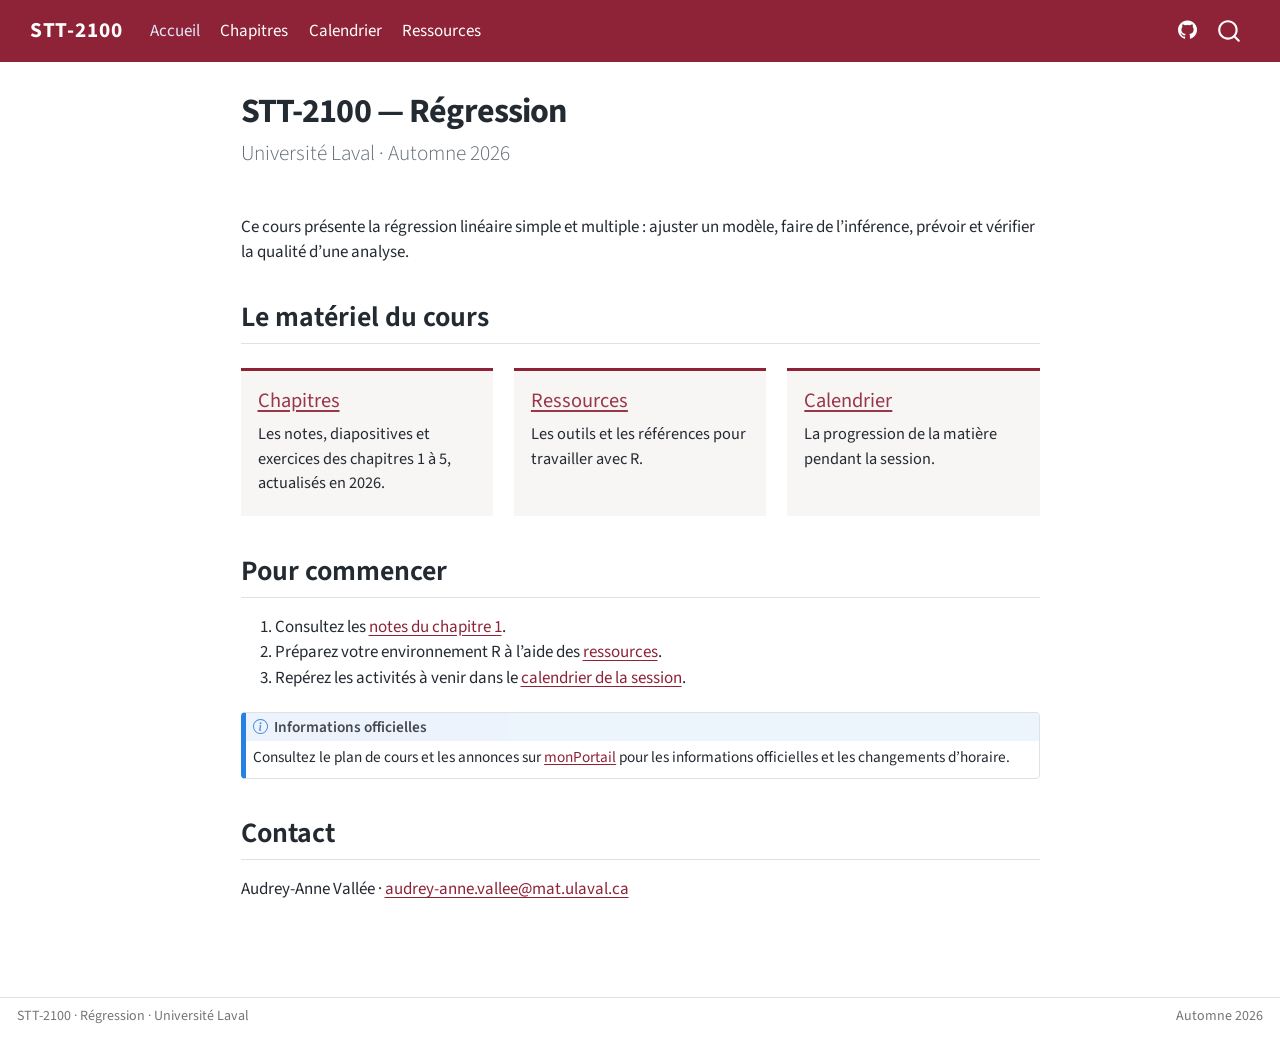
<file: index.html>
<!DOCTYPE html>
<html xmlns="http://www.w3.org/1999/xhtml" lang="fr" xml:lang="fr"><head>

<meta charset="utf-8">
<meta name="generator" content="quarto-1.9.37">

<meta name="viewport" content="width=device-width, initial-scale=1.0, user-scalable=yes">


<title>STT-2100 — Régression – STT-2100</title>
<style>
/* Default styles provided by pandoc.
** See https://pandoc.org/MANUAL.html#variables-for-html for config info.
*/
code{white-space: pre-wrap;}
span.smallcaps{font-variant: small-caps;}
div.columns{display: flex; gap: min(4vw, 1.5em);}
div.column{flex: auto; overflow-x: auto;}
div.hanging-indent{margin-left: 1.5em; text-indent: -1.5em;}
ul.task-list{list-style: none;}
ul.task-list li input[type="checkbox"] {
  width: 0.8em;
  margin: 0 0.8em 0.2em -1em; /* quarto-specific, see https://github.com/quarto-dev/quarto-cli/issues/4556 */ 
  vertical-align: middle;
}
</style>


<script src="site_libs/quarto-nav/quarto-nav.js"></script>
<script src="site_libs/quarto-nav/headroom.min.js"></script>
<script src="site_libs/clipboard/clipboard.min.js"></script>
<script src="site_libs/quarto-search/autocomplete.umd.js"></script>
<script src="site_libs/quarto-search/fuse.min.js"></script>
<script src="site_libs/quarto-search/quarto-search.js"></script>
<meta name="quarto:offset" content="./">
<link href="./favicon.svg" rel="icon" type="image/svg+xml">
<script src="site_libs/quarto-html/quarto.js" type="module"></script>
<script src="site_libs/quarto-html/tabsets/tabsets.js" type="module"></script>
<script src="site_libs/quarto-html/popper.min.js"></script>
<script src="site_libs/quarto-html/tippy.umd.min.js"></script>
<script src="site_libs/quarto-html/anchor.min.js"></script>
<link href="site_libs/quarto-html/tippy.css" rel="stylesheet">
<link href="site_libs/quarto-html/quarto-syntax-highlighting-7f8f88aac4f3542376d5c11b86a4c14d.css" rel="stylesheet" id="quarto-text-highlighting-styles">
<script src="site_libs/bootstrap/bootstrap.min.js"></script>
<link href="site_libs/bootstrap/bootstrap-icons.css" rel="stylesheet">
<link href="site_libs/bootstrap/bootstrap-804a9949d5e82edf046a8d35f1d146f7.min.css" rel="stylesheet" append-hash="true" id="quarto-bootstrap" data-mode="light">
<script id="quarto-search-options" type="application/json">{
  "location": "navbar",
  "copy-button": false,
  "collapse-after": 3,
  "panel-placement": "end",
  "type": "overlay",
  "limit": 50,
  "keyboard-shortcut": [
    "f",
    "/",
    "s"
  ],
  "language": {
    "search-no-results-text": "Pas de résultats",
    "search-matching-documents-text": "documents trouvés",
    "search-copy-link-title": "Copier le lien vers la recherche",
    "search-hide-matches-text": "Cacher les correspondances additionnelles",
    "search-more-match-text": "correspondance de plus dans ce document",
    "search-more-matches-text": "correspondances de plus dans ce document",
    "search-clear-button-title": "Effacer",
    "search-text-placeholder": "",
    "search-detached-cancel-button-title": "Annuler",
    "search-submit-button-title": "Envoyer",
    "search-label": "Recherche"
  }
}</script>
<style>html{ scroll-behavior: smooth; }</style>


<link rel="stylesheet" href="styles.css">
</head>

<body class="nav-fixed fullcontent quarto-light">

<div id="quarto-search-results"></div>
  <header id="quarto-header" class="headroom fixed-top">
    <nav class="navbar navbar-expand-lg " data-bs-theme="dark">
      <div class="navbar-container container-fluid">
      <div class="navbar-brand-container mx-auto">
    <a class="navbar-brand" href="./index.html">
    <span class="navbar-title">STT-2100</span>
    </a>
  </div>
            <div id="quarto-search" class="" title="Recherche"></div>
          <button class="navbar-toggler" type="button" data-bs-toggle="collapse" data-bs-target="#navbarCollapse" aria-controls="navbarCollapse" role="menu" aria-expanded="false" aria-label="Basculer la navigation" onclick="if (window.quartoToggleHeadroom) { window.quartoToggleHeadroom(); }">
  <span class="navbar-toggler-icon"></span>
</button>
          <div class="collapse navbar-collapse" id="navbarCollapse">
            <ul class="navbar-nav navbar-nav-scroll me-auto">
  <li class="nav-item">
    <a class="nav-link active" href="./index.html" aria-current="page"> 
<span class="menu-text">Accueil</span></a>
  </li>  
  <li class="nav-item">
    <a class="nav-link" href="./cours.html"> 
<span class="menu-text">Chapitres</span></a>
  </li>  
  <li class="nav-item">
    <a class="nav-link" href="./calendrier.html"> 
<span class="menu-text">Calendrier</span></a>
  </li>  
  <li class="nav-item">
    <a class="nav-link" href="./ressources.html"> 
<span class="menu-text">Ressources</span></a>
  </li>  
</ul>
            <ul class="navbar-nav navbar-nav-scroll ms-auto">
  <li class="nav-item compact">
    <a class="nav-link" href="https://github.com/audreyannevallee/STT-2100"> <i class="bi bi-github" role="img" aria-label="Dépôt GitHub du cours">
</i> 
<span class="menu-text"></span></a>
  </li>  
</ul>
          </div> <!-- /navcollapse -->
            <div class="quarto-navbar-tools">
</div>
      </div> <!-- /container-fluid -->
    </nav>
</header>
<!-- content -->
<div id="quarto-content" class="quarto-container page-columns page-rows-contents page-layout-article page-navbar">
<!-- sidebar -->
<!-- margin-sidebar -->
    
<!-- main -->
<main class="content" id="quarto-document-content">

<header id="title-block-header" class="quarto-title-block default">
<div class="quarto-title">
<h1 class="title">STT-2100 — Régression</h1>
<p class="subtitle lead">Université Laval · Automne 2026</p>
</div>



<div class="quarto-title-meta">

    
  
    
  </div>
  


</header>


<p>Ce cours présente la régression linéaire simple et multiple : ajuster un modèle, faire de l’inférence, prévoir et vérifier la qualité d’une analyse.</p>
<section id="le-matériel-du-cours" class="level2">
<h2 class="anchored" data-anchor-id="le-matériel-du-cours">Le matériel du cours</h2>
<div class="course-links">
<section id="chapitres" class="level3 course-link">
<h3 class="anchored" data-anchor-id="chapitres"><a href="./cours.html">Chapitres</a></h3>
<p>Les notes, diapositives et exercices des chapitres 1 à 5, actualisés en 2026.</p>
</section>
<section id="ressources" class="level3 course-link">
<h3 class="anchored" data-anchor-id="ressources"><a href="./ressources.html">Ressources</a></h3>
<p>Les outils et les références pour travailler avec R.</p>
</section>
<section id="calendrier" class="level3 course-link">
<h3 class="anchored" data-anchor-id="calendrier"><a href="./calendrier.html">Calendrier</a></h3>
<p>La progression de la matière pendant la session.</p>
</section>
</div>
</section>
<section id="pour-commencer" class="level2">
<h2 class="anchored" data-anchor-id="pour-commencer">Pour commencer</h2>
<ol type="1">
<li>Consultez les <a href="documents/chapitre-01-notes.pdf" target="_blank" rel="noopener">notes du chapitre 1</a>.</li>
<li>Préparez votre environnement R à l’aide des <a href="./ressources.html">ressources</a>.</li>
<li>Repérez les activités à venir dans le <a href="./calendrier.html">calendrier de la session</a>.</li>
</ol>
<div class="callout callout-style-default callout-note callout-titled" title="Informations officielles">
<div class="callout-header d-flex align-content-center">
<div class="callout-icon-container">
<i class="callout-icon"></i>
</div>
<div class="callout-title-container flex-fill">
<span class="screen-reader-only">Note</span>Informations officielles
</div>
</div>
<div class="callout-body-container callout-body">
<p>Consultez le plan de cours et les annonces sur <a href="https://monportail.ulaval.ca/">monPortail</a> pour les informations officielles et les changements d’horaire.</p>
</div>
</div>
</section>
<section id="contact" class="level2">
<h2 class="anchored" data-anchor-id="contact">Contact</h2>
<p>Audrey-Anne Vallée · <a href="mailto:audrey-anne.vallee@mat.ulaval.ca">audrey-anne.vallee@mat.ulaval.ca</a></p>


</section>

</main> <!-- /main -->
<script id="quarto-html-after-body" type="application/javascript">
  window.document.addEventListener("DOMContentLoaded", function (event) {
    const icon = "";
    const anchorJS = new window.AnchorJS();
    anchorJS.options = {
      placement: 'right',
      icon: icon
    };
    anchorJS.add('.anchored');
    const isCodeAnnotation = (el) => {
      for (const clz of el.classList) {
        if (clz.startsWith('code-annotation-')) {                     
          return true;
        }
      }
      return false;
    }
    const onCopySuccess = function(e) {
      // button target
      const button = e.trigger;
      // don't keep focus
      button.blur();
      // flash "checked"
      button.classList.add('code-copy-button-checked');
      var currentTitle = button.getAttribute("title");
      button.setAttribute("title", "Copié");
      let tooltip;
      if (window.bootstrap) {
        button.setAttribute("data-bs-toggle", "tooltip");
        button.setAttribute("data-bs-placement", "left");
        button.setAttribute("data-bs-title", "Copié");
        tooltip = new bootstrap.Tooltip(button, 
          { trigger: "manual", 
            customClass: "code-copy-button-tooltip",
            offset: [0, -8]});
        tooltip.show();    
      }
      setTimeout(function() {
        if (tooltip) {
          tooltip.hide();
          button.removeAttribute("data-bs-title");
          button.removeAttribute("data-bs-toggle");
          button.removeAttribute("data-bs-placement");
        }
        button.setAttribute("title", currentTitle);
        button.classList.remove('code-copy-button-checked');
      }, 1000);
      // clear code selection
      e.clearSelection();
    }
    const getTextToCopy = function(trigger) {
      const outerScaffold = trigger.parentElement.cloneNode(true);
      const codeEl = outerScaffold.querySelector('code');
      for (const childEl of codeEl.children) {
        if (isCodeAnnotation(childEl)) {
          childEl.remove();
        }
      }
      return codeEl.innerText;
    }
    const clipboard = new window.ClipboardJS('.code-copy-button:not([data-in-quarto-modal])', {
      text: getTextToCopy
    });
    clipboard.on('success', onCopySuccess);
    if (window.document.getElementById('quarto-embedded-source-code-modal')) {
      const clipboardModal = new window.ClipboardJS('.code-copy-button[data-in-quarto-modal]', {
        text: getTextToCopy,
        container: window.document.getElementById('quarto-embedded-source-code-modal')
      });
      clipboardModal.on('success', onCopySuccess);
    }
      var localhostRegex = new RegExp(/^(?:http|https):\/\/localhost\:?[0-9]*\//);
      var mailtoRegex = new RegExp(/^mailto:/);
        var filterRegex = new RegExp("https:\/\/audreyannevallee\.github\.io\/STT-2100\/");
      var isInternal = (href) => {
          return filterRegex.test(href) || localhostRegex.test(href) || mailtoRegex.test(href);
      }
      // Inspect non-navigation links and adorn them if external
     var links = window.document.querySelectorAll('a[href]:not(.nav-link):not(.navbar-brand):not(.toc-action):not(.sidebar-link):not(.sidebar-item-toggle):not(.pagination-link):not(.no-external):not([aria-hidden]):not(.dropdown-item):not(.quarto-navigation-tool):not(.about-link)');
      for (var i=0; i<links.length; i++) {
        const link = links[i];
        if (!isInternal(link.href)) {
          // undo the damage that might have been done by quarto-nav.js in the case of
          // links that we want to consider external
          if (link.dataset.originalHref !== undefined) {
            link.href = link.dataset.originalHref;
          }
            // target, if specified
            link.setAttribute("target", "_blank");
            if (link.getAttribute("rel") === null) {
              link.setAttribute("rel", "noopener");
            }
        }
      }
    function tippyHover(el, contentFn, onTriggerFn, onUntriggerFn) {
      const config = {
        allowHTML: true,
        maxWidth: 500,
        delay: 100,
        arrow: false,
        appendTo: function(el) {
            return el.parentElement;
        },
        interactive: true,
        interactiveBorder: 10,
        theme: 'quarto',
        placement: 'bottom-start',
      };
      if (contentFn) {
        config.content = contentFn;
      }
      if (onTriggerFn) {
        config.onTrigger = onTriggerFn;
      }
      if (onUntriggerFn) {
        config.onUntrigger = onUntriggerFn;
      }
      window.tippy(el, config); 
    }
    const noterefs = window.document.querySelectorAll('a[role="doc-noteref"]');
    for (var i=0; i<noterefs.length; i++) {
      const ref = noterefs[i];
      tippyHover(ref, function() {
        // use id or data attribute instead here
        let href = ref.getAttribute('data-footnote-href') || ref.getAttribute('href');
        try { href = new URL(href).hash; } catch {}
        const id = href.replace(/^#\/?/, "");
        const note = window.document.getElementById(id);
        if (note) {
          return note.innerHTML;
        } else {
          return "";
        }
      });
    }
    const xrefs = window.document.querySelectorAll('a.quarto-xref');
    const processXRef = (id, note) => {
      // Strip column container classes
      const stripColumnClz = (el) => {
        el.classList.remove("page-full", "page-columns");
        if (el.children) {
          for (const child of el.children) {
            stripColumnClz(child);
          }
        }
      }
      stripColumnClz(note)
      if (id === null || id.startsWith('sec-')) {
        // Special case sections, only their first couple elements
        const container = document.createElement("div");
        if (note.children && note.children.length > 2) {
          container.appendChild(note.children[0].cloneNode(true));
          for (let i = 1; i < note.children.length; i++) {
            const child = note.children[i];
            if (child.tagName === "P" && child.innerText === "") {
              continue;
            } else {
              container.appendChild(child.cloneNode(true));
              break;
            }
          }
          if (window.Quarto?.typesetMath) {
            window.Quarto.typesetMath(container);
          }
          return container.innerHTML
        } else {
          if (window.Quarto?.typesetMath) {
            window.Quarto.typesetMath(note);
          }
          return note.innerHTML;
        }
      } else {
        // Remove any anchor links if they are present
        const anchorLink = note.querySelector('a.anchorjs-link');
        if (anchorLink) {
          anchorLink.remove();
        }
        if (window.Quarto?.typesetMath) {
          window.Quarto.typesetMath(note);
        }
        if (note.classList.contains("callout")) {
          return note.outerHTML;
        } else {
          return note.innerHTML;
        }
      }
    }
    for (var i=0; i<xrefs.length; i++) {
      const xref = xrefs[i];
      tippyHover(xref, undefined, function(instance) {
        instance.disable();
        let url = xref.getAttribute('href');
        let hash = undefined; 
        if (url.startsWith('#')) {
          hash = url;
        } else {
          try { hash = new URL(url).hash; } catch {}
        }
        if (hash) {
          const id = hash.replace(/^#\/?/, "");
          const note = window.document.getElementById(id);
          if (note !== null) {
            try {
              const html = processXRef(id, note.cloneNode(true));
              instance.setContent(html);
            } finally {
              instance.enable();
              instance.show();
            }
          } else {
            // See if we can fetch this
            fetch(url.split('#')[0])
            .then(res => res.text())
            .then(html => {
              const parser = new DOMParser();
              const htmlDoc = parser.parseFromString(html, "text/html");
              const note = htmlDoc.getElementById(id);
              if (note !== null) {
                const html = processXRef(id, note);
                instance.setContent(html);
              } 
            }).finally(() => {
              instance.enable();
              instance.show();
            });
          }
        } else {
          // See if we can fetch a full url (with no hash to target)
          // This is a special case and we should probably do some content thinning / targeting
          fetch(url)
          .then(res => res.text())
          .then(html => {
            const parser = new DOMParser();
            const htmlDoc = parser.parseFromString(html, "text/html");
            const note = htmlDoc.querySelector('main.content');
            if (note !== null) {
              // This should only happen for chapter cross references
              // (since there is no id in the URL)
              // remove the first header
              if (note.children.length > 0 && note.children[0].tagName === "HEADER") {
                note.children[0].remove();
              }
              const html = processXRef(null, note);
              instance.setContent(html);
            } 
          }).finally(() => {
            instance.enable();
            instance.show();
          });
        }
      }, function(instance) {
      });
    }
        let selectedAnnoteEl;
        const selectorForAnnotation = ( cell, annotation) => {
          let cellAttr = 'data-code-cell="' + cell + '"';
          let lineAttr = 'data-code-annotation="' +  annotation + '"';
          const selector = 'span[' + cellAttr + '][' + lineAttr + ']';
          return selector;
        }
        const selectCodeLines = (annoteEl) => {
          const doc = window.document;
          const targetCell = annoteEl.getAttribute("data-target-cell");
          const targetAnnotation = annoteEl.getAttribute("data-target-annotation");
          const annoteSpan = window.document.querySelector(selectorForAnnotation(targetCell, targetAnnotation));
          const lines = annoteSpan.getAttribute("data-code-lines").split(",");
          const lineIds = lines.map((line) => {
            return targetCell + "-" + line;
          })
          let top = null;
          let height = null;
          let parent = null;
          if (lineIds.length > 0) {
              //compute the position of the single el (top and bottom and make a div)
              const el = window.document.getElementById(lineIds[0]);
              top = el.offsetTop;
              height = el.offsetHeight;
              parent = el.parentElement.parentElement;
            if (lineIds.length > 1) {
              const lastEl = window.document.getElementById(lineIds[lineIds.length - 1]);
              const bottom = lastEl.offsetTop + lastEl.offsetHeight;
              height = bottom - top;
            }
            if (top !== null && height !== null && parent !== null) {
              // cook up a div (if necessary) and position it 
              let div = window.document.getElementById("code-annotation-line-highlight");
              if (div === null) {
                div = window.document.createElement("div");
                div.setAttribute("id", "code-annotation-line-highlight");
                div.style.position = 'absolute';
                parent.appendChild(div);
              }
              div.style.top = top - 2 + "px";
              div.style.height = height + 4 + "px";
              div.style.left = 0;
              let gutterDiv = window.document.getElementById("code-annotation-line-highlight-gutter");
              if (gutterDiv === null) {
                gutterDiv = window.document.createElement("div");
                gutterDiv.setAttribute("id", "code-annotation-line-highlight-gutter");
                gutterDiv.style.position = 'absolute';
                const codeCell = window.document.getElementById(targetCell);
                const gutter = codeCell.querySelector('.code-annotation-gutter');
                gutter.appendChild(gutterDiv);
              }
              gutterDiv.style.top = top - 2 + "px";
              gutterDiv.style.height = height + 4 + "px";
            }
            selectedAnnoteEl = annoteEl;
          }
        };
        const unselectCodeLines = () => {
          const elementsIds = ["code-annotation-line-highlight", "code-annotation-line-highlight-gutter"];
          elementsIds.forEach((elId) => {
            const div = window.document.getElementById(elId);
            if (div) {
              div.remove();
            }
          });
          selectedAnnoteEl = undefined;
        };
          // Handle positioning of the toggle
      window.addEventListener(
        "resize",
        throttle(() => {
          elRect = undefined;
          if (selectedAnnoteEl) {
            selectCodeLines(selectedAnnoteEl);
          }
        }, 10)
      );
      function throttle(fn, ms) {
      let throttle = false;
      let timer;
        return (...args) => {
          if(!throttle) { // first call gets through
              fn.apply(this, args);
              throttle = true;
          } else { // all the others get throttled
              if(timer) clearTimeout(timer); // cancel #2
              timer = setTimeout(() => {
                fn.apply(this, args);
                timer = throttle = false;
              }, ms);
          }
        };
      }
        // Attach click handler to the DT
        const annoteDls = window.document.querySelectorAll('dt[data-target-cell]');
        for (const annoteDlNode of annoteDls) {
          annoteDlNode.addEventListener('click', (event) => {
            const clickedEl = event.target;
            if (clickedEl !== selectedAnnoteEl) {
              unselectCodeLines();
              const activeEl = window.document.querySelector('dt[data-target-cell].code-annotation-active');
              if (activeEl) {
                activeEl.classList.remove('code-annotation-active');
              }
              selectCodeLines(clickedEl);
              clickedEl.classList.add('code-annotation-active');
            } else {
              // Unselect the line
              unselectCodeLines();
              clickedEl.classList.remove('code-annotation-active');
            }
          });
        }
    const findCites = (el) => {
      const parentEl = el.parentElement;
      if (parentEl) {
        const cites = parentEl.dataset.cites;
        if (cites) {
          return {
            el,
            cites: cites.split(' ')
          };
        } else {
          return findCites(el.parentElement)
        }
      } else {
        return undefined;
      }
    };
    var bibliorefs = window.document.querySelectorAll('a[role="doc-biblioref"]');
    for (var i=0; i<bibliorefs.length; i++) {
      const ref = bibliorefs[i];
      const citeInfo = findCites(ref);
      if (citeInfo) {
        tippyHover(citeInfo.el, function() {
          var popup = window.document.createElement('div');
          citeInfo.cites.forEach(function(cite) {
            var citeDiv = window.document.createElement('div');
            citeDiv.classList.add('hanging-indent');
            citeDiv.classList.add('csl-entry');
            var biblioDiv = window.document.getElementById('ref-' + cite);
            if (biblioDiv) {
              citeDiv.innerHTML = biblioDiv.innerHTML;
            }
            popup.appendChild(citeDiv);
          });
          return popup.innerHTML;
        });
      }
    }
  });
  </script>
</div> <!-- /content -->
<footer class="footer">
  <div class="nav-footer">
    <div class="nav-footer-left">
<p>STT-2100 · Régression · Université Laval</p>
</div>   
    <div class="nav-footer-center">
      &nbsp;
    </div>
    <div class="nav-footer-right">
<p>Automne 2026</p>
</div>
  </div>
</footer>




<script src="site_libs/quarto-html/zenscroll-min.js"></script>
</body></html>
</file>
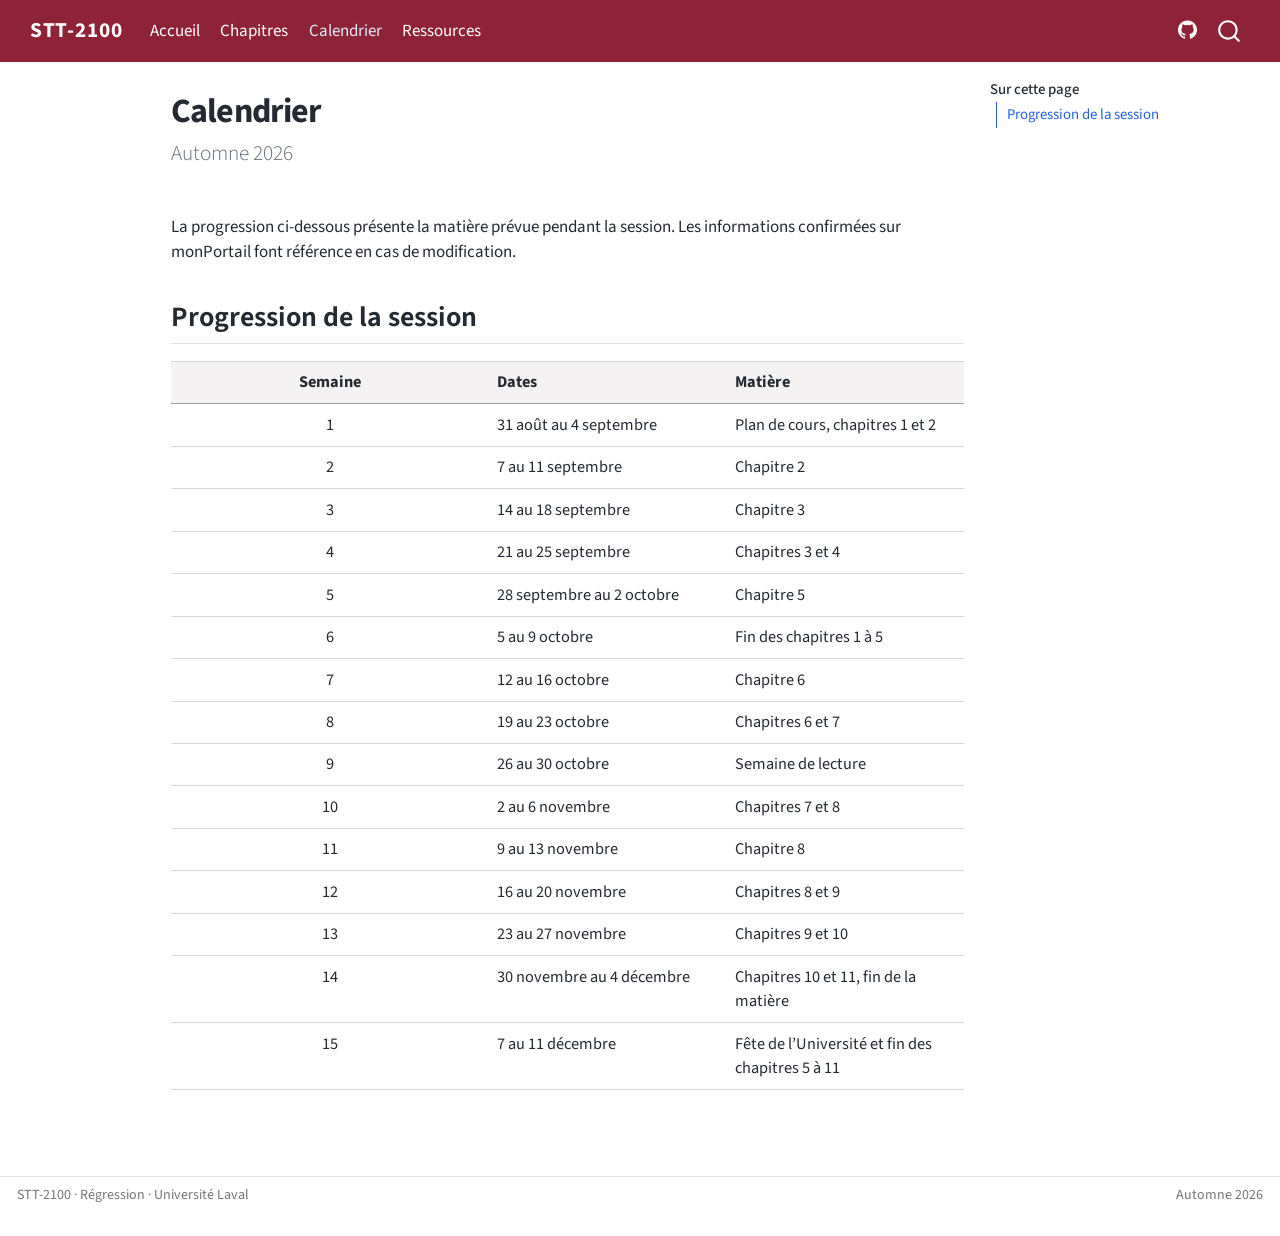
<file: calendrier.html>
<!DOCTYPE html>
<html xmlns="http://www.w3.org/1999/xhtml" lang="fr" xml:lang="fr"><head>

<meta charset="utf-8">
<meta name="generator" content="quarto-1.9.37">

<meta name="viewport" content="width=device-width, initial-scale=1.0, user-scalable=yes">


<title>Calendrier – STT-2100</title>
<style>
/* Default styles provided by pandoc.
** See https://pandoc.org/MANUAL.html#variables-for-html for config info.
*/
code{white-space: pre-wrap;}
span.smallcaps{font-variant: small-caps;}
div.columns{display: flex; gap: min(4vw, 1.5em);}
div.column{flex: auto; overflow-x: auto;}
div.hanging-indent{margin-left: 1.5em; text-indent: -1.5em;}
ul.task-list{list-style: none;}
ul.task-list li input[type="checkbox"] {
  width: 0.8em;
  margin: 0 0.8em 0.2em -1em; /* quarto-specific, see https://github.com/quarto-dev/quarto-cli/issues/4556 */ 
  vertical-align: middle;
}
</style>


<script src="site_libs/quarto-nav/quarto-nav.js"></script>
<script src="site_libs/quarto-nav/headroom.min.js"></script>
<script src="site_libs/clipboard/clipboard.min.js"></script>
<script src="site_libs/quarto-search/autocomplete.umd.js"></script>
<script src="site_libs/quarto-search/fuse.min.js"></script>
<script src="site_libs/quarto-search/quarto-search.js"></script>
<meta name="quarto:offset" content="./">
<link href="./favicon.svg" rel="icon" type="image/svg+xml">
<script src="site_libs/quarto-html/quarto.js" type="module"></script>
<script src="site_libs/quarto-html/tabsets/tabsets.js" type="module"></script>
<script src="site_libs/quarto-html/popper.min.js"></script>
<script src="site_libs/quarto-html/tippy.umd.min.js"></script>
<script src="site_libs/quarto-html/anchor.min.js"></script>
<link href="site_libs/quarto-html/tippy.css" rel="stylesheet">
<link href="site_libs/quarto-html/quarto-syntax-highlighting-7f8f88aac4f3542376d5c11b86a4c14d.css" rel="stylesheet" id="quarto-text-highlighting-styles">
<script src="site_libs/bootstrap/bootstrap.min.js"></script>
<link href="site_libs/bootstrap/bootstrap-icons.css" rel="stylesheet">
<link href="site_libs/bootstrap/bootstrap-804a9949d5e82edf046a8d35f1d146f7.min.css" rel="stylesheet" append-hash="true" id="quarto-bootstrap" data-mode="light">
<script id="quarto-search-options" type="application/json">{
  "location": "navbar",
  "copy-button": false,
  "collapse-after": 3,
  "panel-placement": "end",
  "type": "overlay",
  "limit": 50,
  "keyboard-shortcut": [
    "f",
    "/",
    "s"
  ],
  "language": {
    "search-no-results-text": "Pas de résultats",
    "search-matching-documents-text": "documents trouvés",
    "search-copy-link-title": "Copier le lien vers la recherche",
    "search-hide-matches-text": "Cacher les correspondances additionnelles",
    "search-more-match-text": "correspondance de plus dans ce document",
    "search-more-matches-text": "correspondances de plus dans ce document",
    "search-clear-button-title": "Effacer",
    "search-text-placeholder": "",
    "search-detached-cancel-button-title": "Annuler",
    "search-submit-button-title": "Envoyer",
    "search-label": "Recherche"
  }
}</script>
<style>html{ scroll-behavior: smooth; }</style>


<link rel="stylesheet" href="styles.css">
</head>

<body class="nav-fixed quarto-light">

<div id="quarto-search-results"></div>
  <header id="quarto-header" class="headroom fixed-top">
    <nav class="navbar navbar-expand-lg " data-bs-theme="dark">
      <div class="navbar-container container-fluid">
      <div class="navbar-brand-container mx-auto">
    <a class="navbar-brand" href="./index.html">
    <span class="navbar-title">STT-2100</span>
    </a>
  </div>
            <div id="quarto-search" class="" title="Recherche"></div>
          <button class="navbar-toggler" type="button" data-bs-toggle="collapse" data-bs-target="#navbarCollapse" aria-controls="navbarCollapse" role="menu" aria-expanded="false" aria-label="Basculer la navigation" onclick="if (window.quartoToggleHeadroom) { window.quartoToggleHeadroom(); }">
  <span class="navbar-toggler-icon"></span>
</button>
          <div class="collapse navbar-collapse" id="navbarCollapse">
            <ul class="navbar-nav navbar-nav-scroll me-auto">
  <li class="nav-item">
    <a class="nav-link" href="./index.html"> 
<span class="menu-text">Accueil</span></a>
  </li>  
  <li class="nav-item">
    <a class="nav-link" href="./cours.html"> 
<span class="menu-text">Chapitres</span></a>
  </li>  
  <li class="nav-item">
    <a class="nav-link active" href="./calendrier.html" aria-current="page"> 
<span class="menu-text">Calendrier</span></a>
  </li>  
  <li class="nav-item">
    <a class="nav-link" href="./ressources.html"> 
<span class="menu-text">Ressources</span></a>
  </li>  
</ul>
            <ul class="navbar-nav navbar-nav-scroll ms-auto">
  <li class="nav-item compact">
    <a class="nav-link" href="https://github.com/audreyannevallee/STT-2100"> <i class="bi bi-github" role="img" aria-label="Dépôt GitHub du cours">
</i> 
<span class="menu-text"></span></a>
  </li>  
</ul>
          </div> <!-- /navcollapse -->
            <div class="quarto-navbar-tools">
</div>
      </div> <!-- /container-fluid -->
    </nav>
</header>
<!-- content -->
<div id="quarto-content" class="quarto-container page-columns page-rows-contents page-layout-article page-navbar">
<!-- sidebar -->
<!-- margin-sidebar -->
    <div id="quarto-margin-sidebar" class="sidebar margin-sidebar">
        <nav id="TOC" role="doc-toc" class="toc-active">
    <h2 id="toc-title">Sur cette page</h2>
   
  <ul>
  <li><a href="#progression-de-la-session" id="toc-progression-de-la-session" class="nav-link active" data-scroll-target="#progression-de-la-session">Progression de la session</a></li>
  </ul>
</nav>
    </div>
<!-- main -->
<main class="content" id="quarto-document-content">

<header id="title-block-header" class="quarto-title-block default">
<div class="quarto-title">
<h1 class="title">Calendrier</h1>
<p class="subtitle lead">Automne 2026</p>
</div>



<div class="quarto-title-meta">

    
  
    
  </div>
  


</header>


<p>La progression ci-dessous présente la matière prévue pendant la session. Les informations confirmées sur monPortail font référence en cas de modification.</p>
<section id="progression-de-la-session" class="level2">
<h2 class="anchored" data-anchor-id="progression-de-la-session">Progression de la session</h2>
<table class="caption-top table">
<colgroup>
<col style="width: 40%">
<col style="width: 30%">
<col style="width: 30%">
</colgroup>
<thead>
<tr class="header">
<th style="text-align: center;">Semaine</th>
<th style="text-align: left;">Dates</th>
<th style="text-align: left;">Matière</th>
</tr>
</thead>
<tbody>
<tr class="odd">
<td style="text-align: center;">1</td>
<td style="text-align: left;">31 août au 4 septembre</td>
<td style="text-align: left;">Plan de cours, chapitres 1 et 2</td>
</tr>
<tr class="even">
<td style="text-align: center;">2</td>
<td style="text-align: left;">7 au 11 septembre</td>
<td style="text-align: left;">Chapitre 2</td>
</tr>
<tr class="odd">
<td style="text-align: center;">3</td>
<td style="text-align: left;">14 au 18 septembre</td>
<td style="text-align: left;">Chapitre 3</td>
</tr>
<tr class="even">
<td style="text-align: center;">4</td>
<td style="text-align: left;">21 au 25 septembre</td>
<td style="text-align: left;">Chapitres 3 et 4</td>
</tr>
<tr class="odd">
<td style="text-align: center;">5</td>
<td style="text-align: left;">28 septembre au 2 octobre</td>
<td style="text-align: left;">Chapitre 5</td>
</tr>
<tr class="even">
<td style="text-align: center;">6</td>
<td style="text-align: left;">5 au 9 octobre</td>
<td style="text-align: left;">Fin des chapitres 1 à 5</td>
</tr>
<tr class="odd">
<td style="text-align: center;">7</td>
<td style="text-align: left;">12 au 16 octobre</td>
<td style="text-align: left;">Chapitre 6</td>
</tr>
<tr class="even">
<td style="text-align: center;">8</td>
<td style="text-align: left;">19 au 23 octobre</td>
<td style="text-align: left;">Chapitres 6 et 7</td>
</tr>
<tr class="odd">
<td style="text-align: center;">9</td>
<td style="text-align: left;">26 au 30 octobre</td>
<td style="text-align: left;">Semaine de lecture</td>
</tr>
<tr class="even">
<td style="text-align: center;">10</td>
<td style="text-align: left;">2 au 6 novembre</td>
<td style="text-align: left;">Chapitres 7 et 8</td>
</tr>
<tr class="odd">
<td style="text-align: center;">11</td>
<td style="text-align: left;">9 au 13 novembre</td>
<td style="text-align: left;">Chapitre 8</td>
</tr>
<tr class="even">
<td style="text-align: center;">12</td>
<td style="text-align: left;">16 au 20 novembre</td>
<td style="text-align: left;">Chapitres 8 et 9</td>
</tr>
<tr class="odd">
<td style="text-align: center;">13</td>
<td style="text-align: left;">23 au 27 novembre</td>
<td style="text-align: left;">Chapitres 9 et 10</td>
</tr>
<tr class="even">
<td style="text-align: center;">14</td>
<td style="text-align: left;">30 novembre au 4 décembre</td>
<td style="text-align: left;">Chapitres 10 et 11, fin de la matière</td>
</tr>
<tr class="odd">
<td style="text-align: center;">15</td>
<td style="text-align: left;">7 au 11 décembre</td>
<td style="text-align: left;">Fête de l’Université et fin des chapitres 5 à 11</td>
</tr>
</tbody>
</table>


</section>

</main> <!-- /main -->
<script id="quarto-html-after-body" type="application/javascript">
  window.document.addEventListener("DOMContentLoaded", function (event) {
    const icon = "";
    const anchorJS = new window.AnchorJS();
    anchorJS.options = {
      placement: 'right',
      icon: icon
    };
    anchorJS.add('.anchored');
    const isCodeAnnotation = (el) => {
      for (const clz of el.classList) {
        if (clz.startsWith('code-annotation-')) {                     
          return true;
        }
      }
      return false;
    }
    const onCopySuccess = function(e) {
      // button target
      const button = e.trigger;
      // don't keep focus
      button.blur();
      // flash "checked"
      button.classList.add('code-copy-button-checked');
      var currentTitle = button.getAttribute("title");
      button.setAttribute("title", "Copié");
      let tooltip;
      if (window.bootstrap) {
        button.setAttribute("data-bs-toggle", "tooltip");
        button.setAttribute("data-bs-placement", "left");
        button.setAttribute("data-bs-title", "Copié");
        tooltip = new bootstrap.Tooltip(button, 
          { trigger: "manual", 
            customClass: "code-copy-button-tooltip",
            offset: [0, -8]});
        tooltip.show();    
      }
      setTimeout(function() {
        if (tooltip) {
          tooltip.hide();
          button.removeAttribute("data-bs-title");
          button.removeAttribute("data-bs-toggle");
          button.removeAttribute("data-bs-placement");
        }
        button.setAttribute("title", currentTitle);
        button.classList.remove('code-copy-button-checked');
      }, 1000);
      // clear code selection
      e.clearSelection();
    }
    const getTextToCopy = function(trigger) {
      const outerScaffold = trigger.parentElement.cloneNode(true);
      const codeEl = outerScaffold.querySelector('code');
      for (const childEl of codeEl.children) {
        if (isCodeAnnotation(childEl)) {
          childEl.remove();
        }
      }
      return codeEl.innerText;
    }
    const clipboard = new window.ClipboardJS('.code-copy-button:not([data-in-quarto-modal])', {
      text: getTextToCopy
    });
    clipboard.on('success', onCopySuccess);
    if (window.document.getElementById('quarto-embedded-source-code-modal')) {
      const clipboardModal = new window.ClipboardJS('.code-copy-button[data-in-quarto-modal]', {
        text: getTextToCopy,
        container: window.document.getElementById('quarto-embedded-source-code-modal')
      });
      clipboardModal.on('success', onCopySuccess);
    }
      var localhostRegex = new RegExp(/^(?:http|https):\/\/localhost\:?[0-9]*\//);
      var mailtoRegex = new RegExp(/^mailto:/);
        var filterRegex = new RegExp("https:\/\/audreyannevallee\.github\.io\/STT-2100\/");
      var isInternal = (href) => {
          return filterRegex.test(href) || localhostRegex.test(href) || mailtoRegex.test(href);
      }
      // Inspect non-navigation links and adorn them if external
     var links = window.document.querySelectorAll('a[href]:not(.nav-link):not(.navbar-brand):not(.toc-action):not(.sidebar-link):not(.sidebar-item-toggle):not(.pagination-link):not(.no-external):not([aria-hidden]):not(.dropdown-item):not(.quarto-navigation-tool):not(.about-link)');
      for (var i=0; i<links.length; i++) {
        const link = links[i];
        if (!isInternal(link.href)) {
          // undo the damage that might have been done by quarto-nav.js in the case of
          // links that we want to consider external
          if (link.dataset.originalHref !== undefined) {
            link.href = link.dataset.originalHref;
          }
            // target, if specified
            link.setAttribute("target", "_blank");
            if (link.getAttribute("rel") === null) {
              link.setAttribute("rel", "noopener");
            }
        }
      }
    function tippyHover(el, contentFn, onTriggerFn, onUntriggerFn) {
      const config = {
        allowHTML: true,
        maxWidth: 500,
        delay: 100,
        arrow: false,
        appendTo: function(el) {
            return el.parentElement;
        },
        interactive: true,
        interactiveBorder: 10,
        theme: 'quarto',
        placement: 'bottom-start',
      };
      if (contentFn) {
        config.content = contentFn;
      }
      if (onTriggerFn) {
        config.onTrigger = onTriggerFn;
      }
      if (onUntriggerFn) {
        config.onUntrigger = onUntriggerFn;
      }
      window.tippy(el, config); 
    }
    const noterefs = window.document.querySelectorAll('a[role="doc-noteref"]');
    for (var i=0; i<noterefs.length; i++) {
      const ref = noterefs[i];
      tippyHover(ref, function() {
        // use id or data attribute instead here
        let href = ref.getAttribute('data-footnote-href') || ref.getAttribute('href');
        try { href = new URL(href).hash; } catch {}
        const id = href.replace(/^#\/?/, "");
        const note = window.document.getElementById(id);
        if (note) {
          return note.innerHTML;
        } else {
          return "";
        }
      });
    }
    const xrefs = window.document.querySelectorAll('a.quarto-xref');
    const processXRef = (id, note) => {
      // Strip column container classes
      const stripColumnClz = (el) => {
        el.classList.remove("page-full", "page-columns");
        if (el.children) {
          for (const child of el.children) {
            stripColumnClz(child);
          }
        }
      }
      stripColumnClz(note)
      if (id === null || id.startsWith('sec-')) {
        // Special case sections, only their first couple elements
        const container = document.createElement("div");
        if (note.children && note.children.length > 2) {
          container.appendChild(note.children[0].cloneNode(true));
          for (let i = 1; i < note.children.length; i++) {
            const child = note.children[i];
            if (child.tagName === "P" && child.innerText === "") {
              continue;
            } else {
              container.appendChild(child.cloneNode(true));
              break;
            }
          }
          if (window.Quarto?.typesetMath) {
            window.Quarto.typesetMath(container);
          }
          return container.innerHTML
        } else {
          if (window.Quarto?.typesetMath) {
            window.Quarto.typesetMath(note);
          }
          return note.innerHTML;
        }
      } else {
        // Remove any anchor links if they are present
        const anchorLink = note.querySelector('a.anchorjs-link');
        if (anchorLink) {
          anchorLink.remove();
        }
        if (window.Quarto?.typesetMath) {
          window.Quarto.typesetMath(note);
        }
        if (note.classList.contains("callout")) {
          return note.outerHTML;
        } else {
          return note.innerHTML;
        }
      }
    }
    for (var i=0; i<xrefs.length; i++) {
      const xref = xrefs[i];
      tippyHover(xref, undefined, function(instance) {
        instance.disable();
        let url = xref.getAttribute('href');
        let hash = undefined; 
        if (url.startsWith('#')) {
          hash = url;
        } else {
          try { hash = new URL(url).hash; } catch {}
        }
        if (hash) {
          const id = hash.replace(/^#\/?/, "");
          const note = window.document.getElementById(id);
          if (note !== null) {
            try {
              const html = processXRef(id, note.cloneNode(true));
              instance.setContent(html);
            } finally {
              instance.enable();
              instance.show();
            }
          } else {
            // See if we can fetch this
            fetch(url.split('#')[0])
            .then(res => res.text())
            .then(html => {
              const parser = new DOMParser();
              const htmlDoc = parser.parseFromString(html, "text/html");
              const note = htmlDoc.getElementById(id);
              if (note !== null) {
                const html = processXRef(id, note);
                instance.setContent(html);
              } 
            }).finally(() => {
              instance.enable();
              instance.show();
            });
          }
        } else {
          // See if we can fetch a full url (with no hash to target)
          // This is a special case and we should probably do some content thinning / targeting
          fetch(url)
          .then(res => res.text())
          .then(html => {
            const parser = new DOMParser();
            const htmlDoc = parser.parseFromString(html, "text/html");
            const note = htmlDoc.querySelector('main.content');
            if (note !== null) {
              // This should only happen for chapter cross references
              // (since there is no id in the URL)
              // remove the first header
              if (note.children.length > 0 && note.children[0].tagName === "HEADER") {
                note.children[0].remove();
              }
              const html = processXRef(null, note);
              instance.setContent(html);
            } 
          }).finally(() => {
            instance.enable();
            instance.show();
          });
        }
      }, function(instance) {
      });
    }
        let selectedAnnoteEl;
        const selectorForAnnotation = ( cell, annotation) => {
          let cellAttr = 'data-code-cell="' + cell + '"';
          let lineAttr = 'data-code-annotation="' +  annotation + '"';
          const selector = 'span[' + cellAttr + '][' + lineAttr + ']';
          return selector;
        }
        const selectCodeLines = (annoteEl) => {
          const doc = window.document;
          const targetCell = annoteEl.getAttribute("data-target-cell");
          const targetAnnotation = annoteEl.getAttribute("data-target-annotation");
          const annoteSpan = window.document.querySelector(selectorForAnnotation(targetCell, targetAnnotation));
          const lines = annoteSpan.getAttribute("data-code-lines").split(",");
          const lineIds = lines.map((line) => {
            return targetCell + "-" + line;
          })
          let top = null;
          let height = null;
          let parent = null;
          if (lineIds.length > 0) {
              //compute the position of the single el (top and bottom and make a div)
              const el = window.document.getElementById(lineIds[0]);
              top = el.offsetTop;
              height = el.offsetHeight;
              parent = el.parentElement.parentElement;
            if (lineIds.length > 1) {
              const lastEl = window.document.getElementById(lineIds[lineIds.length - 1]);
              const bottom = lastEl.offsetTop + lastEl.offsetHeight;
              height = bottom - top;
            }
            if (top !== null && height !== null && parent !== null) {
              // cook up a div (if necessary) and position it 
              let div = window.document.getElementById("code-annotation-line-highlight");
              if (div === null) {
                div = window.document.createElement("div");
                div.setAttribute("id", "code-annotation-line-highlight");
                div.style.position = 'absolute';
                parent.appendChild(div);
              }
              div.style.top = top - 2 + "px";
              div.style.height = height + 4 + "px";
              div.style.left = 0;
              let gutterDiv = window.document.getElementById("code-annotation-line-highlight-gutter");
              if (gutterDiv === null) {
                gutterDiv = window.document.createElement("div");
                gutterDiv.setAttribute("id", "code-annotation-line-highlight-gutter");
                gutterDiv.style.position = 'absolute';
                const codeCell = window.document.getElementById(targetCell);
                const gutter = codeCell.querySelector('.code-annotation-gutter');
                gutter.appendChild(gutterDiv);
              }
              gutterDiv.style.top = top - 2 + "px";
              gutterDiv.style.height = height + 4 + "px";
            }
            selectedAnnoteEl = annoteEl;
          }
        };
        const unselectCodeLines = () => {
          const elementsIds = ["code-annotation-line-highlight", "code-annotation-line-highlight-gutter"];
          elementsIds.forEach((elId) => {
            const div = window.document.getElementById(elId);
            if (div) {
              div.remove();
            }
          });
          selectedAnnoteEl = undefined;
        };
          // Handle positioning of the toggle
      window.addEventListener(
        "resize",
        throttle(() => {
          elRect = undefined;
          if (selectedAnnoteEl) {
            selectCodeLines(selectedAnnoteEl);
          }
        }, 10)
      );
      function throttle(fn, ms) {
      let throttle = false;
      let timer;
        return (...args) => {
          if(!throttle) { // first call gets through
              fn.apply(this, args);
              throttle = true;
          } else { // all the others get throttled
              if(timer) clearTimeout(timer); // cancel #2
              timer = setTimeout(() => {
                fn.apply(this, args);
                timer = throttle = false;
              }, ms);
          }
        };
      }
        // Attach click handler to the DT
        const annoteDls = window.document.querySelectorAll('dt[data-target-cell]');
        for (const annoteDlNode of annoteDls) {
          annoteDlNode.addEventListener('click', (event) => {
            const clickedEl = event.target;
            if (clickedEl !== selectedAnnoteEl) {
              unselectCodeLines();
              const activeEl = window.document.querySelector('dt[data-target-cell].code-annotation-active');
              if (activeEl) {
                activeEl.classList.remove('code-annotation-active');
              }
              selectCodeLines(clickedEl);
              clickedEl.classList.add('code-annotation-active');
            } else {
              // Unselect the line
              unselectCodeLines();
              clickedEl.classList.remove('code-annotation-active');
            }
          });
        }
    const findCites = (el) => {
      const parentEl = el.parentElement;
      if (parentEl) {
        const cites = parentEl.dataset.cites;
        if (cites) {
          return {
            el,
            cites: cites.split(' ')
          };
        } else {
          return findCites(el.parentElement)
        }
      } else {
        return undefined;
      }
    };
    var bibliorefs = window.document.querySelectorAll('a[role="doc-biblioref"]');
    for (var i=0; i<bibliorefs.length; i++) {
      const ref = bibliorefs[i];
      const citeInfo = findCites(ref);
      if (citeInfo) {
        tippyHover(citeInfo.el, function() {
          var popup = window.document.createElement('div');
          citeInfo.cites.forEach(function(cite) {
            var citeDiv = window.document.createElement('div');
            citeDiv.classList.add('hanging-indent');
            citeDiv.classList.add('csl-entry');
            var biblioDiv = window.document.getElementById('ref-' + cite);
            if (biblioDiv) {
              citeDiv.innerHTML = biblioDiv.innerHTML;
            }
            popup.appendChild(citeDiv);
          });
          return popup.innerHTML;
        });
      }
    }
  });
  </script>
</div> <!-- /content -->
<footer class="footer">
  <div class="nav-footer">
    <div class="nav-footer-left">
<p>STT-2100 · Régression · Université Laval</p>
</div>   
    <div class="nav-footer-center">
      &nbsp;
    </div>
    <div class="nav-footer-right">
<p>Automne 2026</p>
</div>
  </div>
</footer>




<script src="site_libs/quarto-html/zenscroll-min.js"></script>
</body></html>
</file>
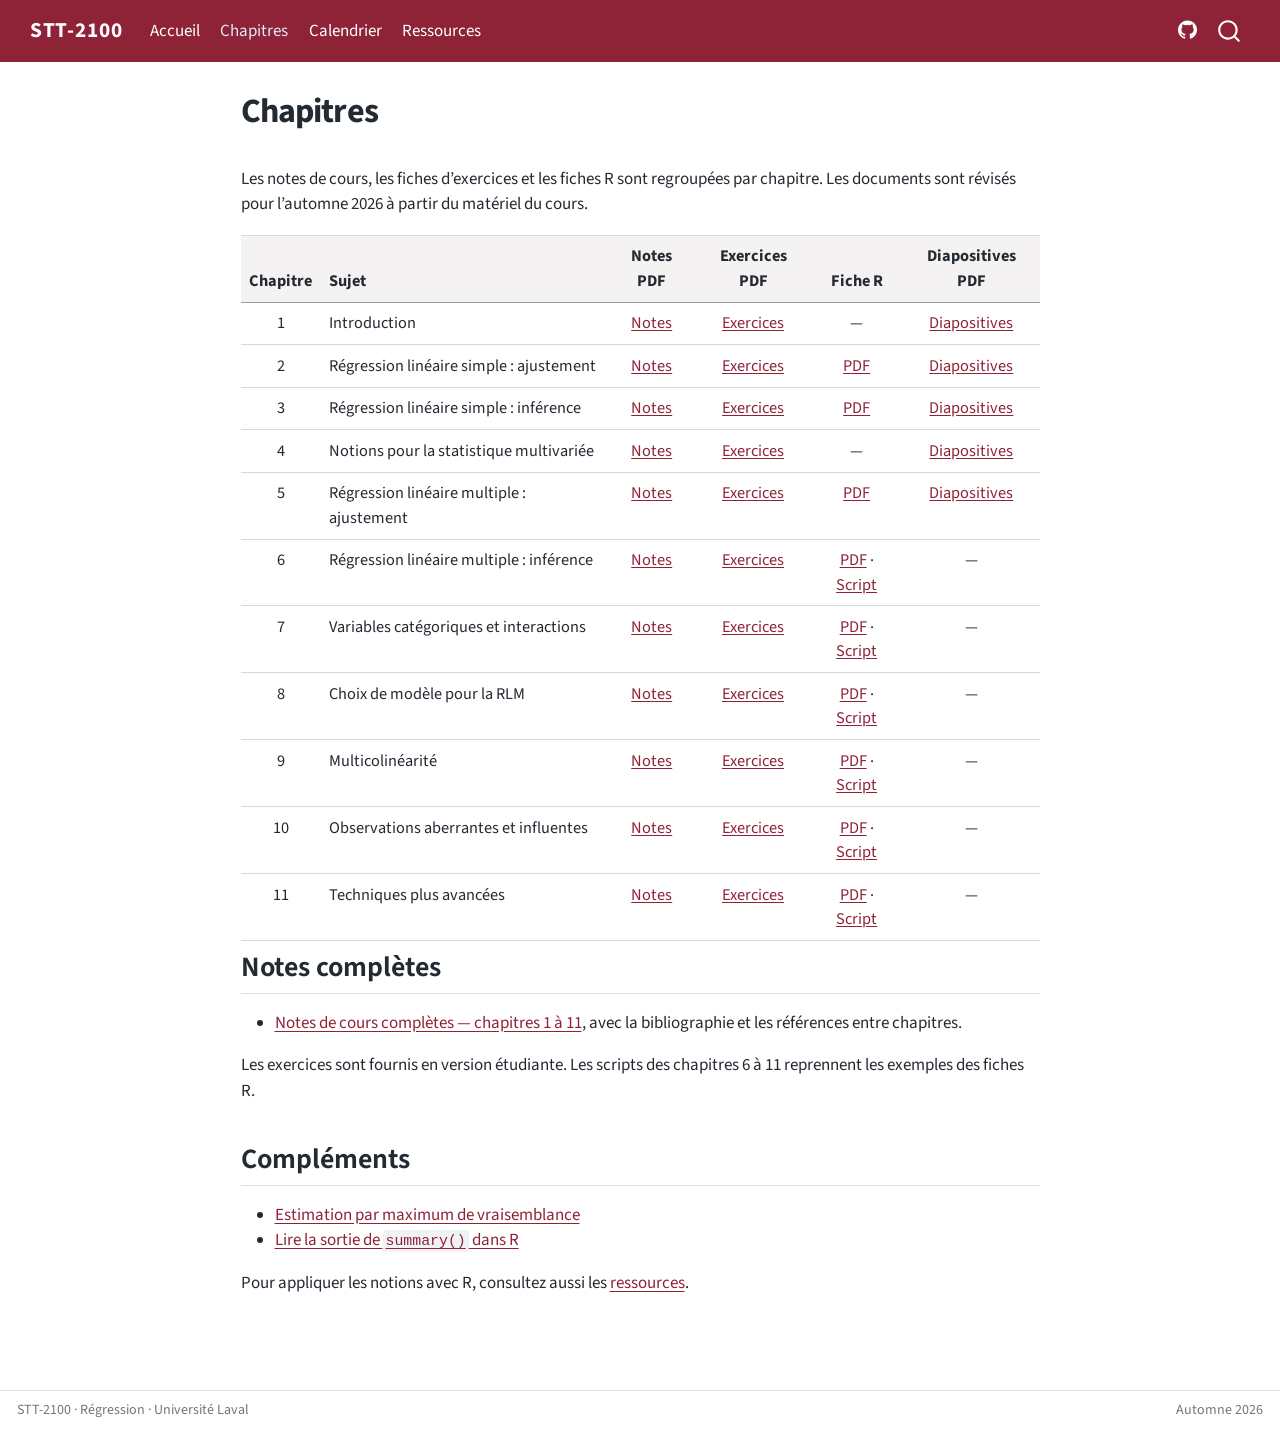
<file: cours.html>
<!DOCTYPE html>
<html xmlns="http://www.w3.org/1999/xhtml" lang="fr" xml:lang="fr"><head>

<meta charset="utf-8">
<meta name="generator" content="quarto-1.9.37">

<meta name="viewport" content="width=device-width, initial-scale=1.0, user-scalable=yes">


<title>Chapitres – STT-2100</title>
<style>
/* Default styles provided by pandoc.
** See https://pandoc.org/MANUAL.html#variables-for-html for config info.
*/
code{white-space: pre-wrap;}
span.smallcaps{font-variant: small-caps;}
div.columns{display: flex; gap: min(4vw, 1.5em);}
div.column{flex: auto; overflow-x: auto;}
div.hanging-indent{margin-left: 1.5em; text-indent: -1.5em;}
ul.task-list{list-style: none;}
ul.task-list li input[type="checkbox"] {
  width: 0.8em;
  margin: 0 0.8em 0.2em -1em; /* quarto-specific, see https://github.com/quarto-dev/quarto-cli/issues/4556 */ 
  vertical-align: middle;
}
</style>


<script src="site_libs/quarto-nav/quarto-nav.js"></script>
<script src="site_libs/quarto-nav/headroom.min.js"></script>
<script src="site_libs/clipboard/clipboard.min.js"></script>
<script src="site_libs/quarto-search/autocomplete.umd.js"></script>
<script src="site_libs/quarto-search/fuse.min.js"></script>
<script src="site_libs/quarto-search/quarto-search.js"></script>
<meta name="quarto:offset" content="./">
<link href="./favicon.svg" rel="icon" type="image/svg+xml">
<script src="site_libs/quarto-html/quarto.js" type="module"></script>
<script src="site_libs/quarto-html/tabsets/tabsets.js" type="module"></script>
<script src="site_libs/quarto-html/popper.min.js"></script>
<script src="site_libs/quarto-html/tippy.umd.min.js"></script>
<script src="site_libs/quarto-html/anchor.min.js"></script>
<link href="site_libs/quarto-html/tippy.css" rel="stylesheet">
<link href="site_libs/quarto-html/quarto-syntax-highlighting-7f8f88aac4f3542376d5c11b86a4c14d.css" rel="stylesheet" id="quarto-text-highlighting-styles">
<script src="site_libs/bootstrap/bootstrap.min.js"></script>
<link href="site_libs/bootstrap/bootstrap-icons.css" rel="stylesheet">
<link href="site_libs/bootstrap/bootstrap-804a9949d5e82edf046a8d35f1d146f7.min.css" rel="stylesheet" append-hash="true" id="quarto-bootstrap" data-mode="light">
<script id="quarto-search-options" type="application/json">{
  "location": "navbar",
  "copy-button": false,
  "collapse-after": 3,
  "panel-placement": "end",
  "type": "overlay",
  "limit": 50,
  "keyboard-shortcut": [
    "f",
    "/",
    "s"
  ],
  "language": {
    "search-no-results-text": "Pas de résultats",
    "search-matching-documents-text": "documents trouvés",
    "search-copy-link-title": "Copier le lien vers la recherche",
    "search-hide-matches-text": "Cacher les correspondances additionnelles",
    "search-more-match-text": "correspondance de plus dans ce document",
    "search-more-matches-text": "correspondances de plus dans ce document",
    "search-clear-button-title": "Effacer",
    "search-text-placeholder": "",
    "search-detached-cancel-button-title": "Annuler",
    "search-submit-button-title": "Envoyer",
    "search-label": "Recherche"
  }
}</script>
<style>html{ scroll-behavior: smooth; }</style>


<link rel="stylesheet" href="styles.css">
</head>

<body class="nav-fixed fullcontent quarto-light">

<div id="quarto-search-results"></div>
  <header id="quarto-header" class="headroom fixed-top">
    <nav class="navbar navbar-expand-lg " data-bs-theme="dark">
      <div class="navbar-container container-fluid">
      <div class="navbar-brand-container mx-auto">
    <a class="navbar-brand" href="./index.html">
    <span class="navbar-title">STT-2100</span>
    </a>
  </div>
            <div id="quarto-search" class="" title="Recherche"></div>
          <button class="navbar-toggler" type="button" data-bs-toggle="collapse" data-bs-target="#navbarCollapse" aria-controls="navbarCollapse" role="menu" aria-expanded="false" aria-label="Basculer la navigation" onclick="if (window.quartoToggleHeadroom) { window.quartoToggleHeadroom(); }">
  <span class="navbar-toggler-icon"></span>
</button>
          <div class="collapse navbar-collapse" id="navbarCollapse">
            <ul class="navbar-nav navbar-nav-scroll me-auto">
  <li class="nav-item">
    <a class="nav-link" href="./index.html"> 
<span class="menu-text">Accueil</span></a>
  </li>  
  <li class="nav-item">
    <a class="nav-link active" href="./cours.html" aria-current="page"> 
<span class="menu-text">Chapitres</span></a>
  </li>  
  <li class="nav-item">
    <a class="nav-link" href="./calendrier.html"> 
<span class="menu-text">Calendrier</span></a>
  </li>  
  <li class="nav-item">
    <a class="nav-link" href="./ressources.html"> 
<span class="menu-text">Ressources</span></a>
  </li>  
</ul>
            <ul class="navbar-nav navbar-nav-scroll ms-auto">
  <li class="nav-item compact">
    <a class="nav-link" href="https://github.com/audreyannevallee/STT-2100"> <i class="bi bi-github" role="img" aria-label="Dépôt GitHub du cours">
</i> 
<span class="menu-text"></span></a>
  </li>  
</ul>
          </div> <!-- /navcollapse -->
            <div class="quarto-navbar-tools">
</div>
      </div> <!-- /container-fluid -->
    </nav>
</header>
<!-- content -->
<div id="quarto-content" class="quarto-container page-columns page-rows-contents page-layout-article page-navbar">
<!-- sidebar -->
<!-- margin-sidebar -->
    
<!-- main -->
<main class="content" id="quarto-document-content">

<header id="title-block-header" class="quarto-title-block default">
<div class="quarto-title">
<h1 class="title">Chapitres</h1>
</div>



<div class="quarto-title-meta">

    
  
    
  </div>
  


</header>


<p>Les notes de cours, les fiches d’exercices et les fiches R sont regroupées par chapitre. Les documents sont révisés pour l’automne 2026 à partir du matériel du cours.</p>
<table class="caption-top table">
<thead>
<tr class="header">
<th style="text-align: center;">Chapitre</th>
<th style="text-align: left;">Sujet</th>
<th style="text-align: center;">Notes PDF</th>
<th style="text-align: center;">Exercices PDF</th>
<th style="text-align: center;">Fiche R</th>
<th style="text-align: center;">Diapositives PDF</th>
</tr>
</thead>
<tbody>
<tr class="odd">
<td style="text-align: center;">1</td>
<td style="text-align: left;">Introduction</td>
<td style="text-align: center;"><a href="documents/chapitre-01-notes.pdf" target="_blank" rel="noopener">Notes</a></td>
<td style="text-align: center;"><a href="documents/chapitre-01-exercices.pdf" target="_blank" rel="noopener">Exercices</a></td>
<td style="text-align: center;">—</td>
<td style="text-align: center;"><a href="documents/chapitre-01-diapos.pdf" target="_blank" rel="noopener">Diapositives</a></td>
</tr>
<tr class="even">
<td style="text-align: center;">2</td>
<td style="text-align: left;">Régression linéaire simple : ajustement</td>
<td style="text-align: center;"><a href="documents/chapitre-02-notes.pdf" target="_blank" rel="noopener">Notes</a></td>
<td style="text-align: center;"><a href="documents/chapitre-02-exercices.pdf" target="_blank" rel="noopener">Exercices</a></td>
<td style="text-align: center;"><a href="documents/chapitre-02-fiche-r.pdf" target="_blank" rel="noopener">PDF</a></td>
<td style="text-align: center;"><a href="documents/chapitre-02-diapos.pdf" target="_blank" rel="noopener">Diapositives</a></td>
</tr>
<tr class="odd">
<td style="text-align: center;">3</td>
<td style="text-align: left;">Régression linéaire simple : inférence</td>
<td style="text-align: center;"><a href="documents/chapitre-03-notes.pdf" target="_blank" rel="noopener">Notes</a></td>
<td style="text-align: center;"><a href="documents/chapitre-03-exercices.pdf" target="_blank" rel="noopener">Exercices</a></td>
<td style="text-align: center;"><a href="documents/chapitre-03-fiche-r.pdf" target="_blank" rel="noopener">PDF</a></td>
<td style="text-align: center;"><a href="documents/chapitre-03-diapos.pdf" target="_blank" rel="noopener">Diapositives</a></td>
</tr>
<tr class="even">
<td style="text-align: center;">4</td>
<td style="text-align: left;">Notions pour la statistique multivariée</td>
<td style="text-align: center;"><a href="documents/chapitre-04-notes.pdf" target="_blank" rel="noopener">Notes</a></td>
<td style="text-align: center;"><a href="documents/chapitre-04-exercices.pdf" target="_blank" rel="noopener">Exercices</a></td>
<td style="text-align: center;">—</td>
<td style="text-align: center;"><a href="documents/chapitre-04-diapos.pdf" target="_blank" rel="noopener">Diapositives</a></td>
</tr>
<tr class="odd">
<td style="text-align: center;">5</td>
<td style="text-align: left;">Régression linéaire multiple : ajustement</td>
<td style="text-align: center;"><a href="documents/chapitre-05-notes.pdf" target="_blank" rel="noopener">Notes</a></td>
<td style="text-align: center;"><a href="documents/chapitre-05-exercices.pdf" target="_blank" rel="noopener">Exercices</a></td>
<td style="text-align: center;"><a href="documents/chapitre-05-fiche-r.pdf" target="_blank" rel="noopener">PDF</a></td>
<td style="text-align: center;"><a href="documents/chapitre-05-diapos.pdf" target="_blank" rel="noopener">Diapositives</a></td>
</tr>
<tr class="even">
<td style="text-align: center;">6</td>
<td style="text-align: left;">Régression linéaire multiple : inférence</td>
<td style="text-align: center;"><a href="documents/chapitre-06-notes.pdf" target="_blank" rel="noopener">Notes</a></td>
<td style="text-align: center;"><a href="documents/chapitre-06-exercices.pdf" target="_blank" rel="noopener">Exercices</a></td>
<td style="text-align: center;"><a href="documents/chapitre-06-fiche-r.pdf" target="_blank" rel="noopener">PDF</a> · <a href="fichiers/chapitre-06.R" target="_blank" rel="noopener">Script</a></td>
<td style="text-align: center;">—</td>
</tr>
<tr class="odd">
<td style="text-align: center;">7</td>
<td style="text-align: left;">Variables catégoriques et interactions</td>
<td style="text-align: center;"><a href="documents/chapitre-07-notes.pdf" target="_blank" rel="noopener">Notes</a></td>
<td style="text-align: center;"><a href="documents/chapitre-07-exercices.pdf" target="_blank" rel="noopener">Exercices</a></td>
<td style="text-align: center;"><a href="documents/chapitre-07-fiche-r.pdf" target="_blank" rel="noopener">PDF</a> · <a href="fichiers/chapitre-07.R" target="_blank" rel="noopener">Script</a></td>
<td style="text-align: center;">—</td>
</tr>
<tr class="even">
<td style="text-align: center;">8</td>
<td style="text-align: left;">Choix de modèle pour la RLM</td>
<td style="text-align: center;"><a href="documents/chapitre-08-notes.pdf" target="_blank" rel="noopener">Notes</a></td>
<td style="text-align: center;"><a href="documents/chapitre-08-exercices.pdf" target="_blank" rel="noopener">Exercices</a></td>
<td style="text-align: center;"><a href="documents/chapitre-08-fiche-r.pdf" target="_blank" rel="noopener">PDF</a> · <a href="fichiers/chapitre-08.R" target="_blank" rel="noopener">Script</a></td>
<td style="text-align: center;">—</td>
</tr>
<tr class="odd">
<td style="text-align: center;">9</td>
<td style="text-align: left;">Multicolinéarité</td>
<td style="text-align: center;"><a href="documents/chapitre-09-notes.pdf" target="_blank" rel="noopener">Notes</a></td>
<td style="text-align: center;"><a href="documents/chapitre-09-exercices.pdf" target="_blank" rel="noopener">Exercices</a></td>
<td style="text-align: center;"><a href="documents/chapitre-09-fiche-r.pdf" target="_blank" rel="noopener">PDF</a> · <a href="fichiers/chapitre-09.R" target="_blank" rel="noopener">Script</a></td>
<td style="text-align: center;">—</td>
</tr>
<tr class="even">
<td style="text-align: center;">10</td>
<td style="text-align: left;">Observations aberrantes et influentes</td>
<td style="text-align: center;"><a href="documents/chapitre-10-notes.pdf" target="_blank" rel="noopener">Notes</a></td>
<td style="text-align: center;"><a href="documents/chapitre-10-exercices.pdf" target="_blank" rel="noopener">Exercices</a></td>
<td style="text-align: center;"><a href="documents/chapitre-10-fiche-r.pdf" target="_blank" rel="noopener">PDF</a> · <a href="fichiers/chapitre-10.R" target="_blank" rel="noopener">Script</a></td>
<td style="text-align: center;">—</td>
</tr>
<tr class="odd">
<td style="text-align: center;">11</td>
<td style="text-align: left;">Techniques plus avancées</td>
<td style="text-align: center;"><a href="documents/chapitre-11-notes.pdf" target="_blank" rel="noopener">Notes</a></td>
<td style="text-align: center;"><a href="documents/chapitre-11-exercices.pdf" target="_blank" rel="noopener">Exercices</a></td>
<td style="text-align: center;"><a href="documents/chapitre-11-fiche-r.pdf" target="_blank" rel="noopener">PDF</a> · <a href="fichiers/chapitre-11.R" target="_blank" rel="noopener">Script</a></td>
<td style="text-align: center;">—</td>
</tr>
</tbody>
</table>
<section id="notes-complètes" class="level2">
<h2 class="anchored" data-anchor-id="notes-complètes">Notes complètes</h2>
<ul>
<li><a href="documents/notes-completes.pdf" target="_blank" rel="noopener">Notes de cours complètes — chapitres 1 à 11</a>, avec la bibliographie et les références entre chapitres.</li>
</ul>
<p>Les exercices sont fournis en version étudiante. Les scripts des chapitres 6 à 11 reprennent les exemples des fiches R.</p>
</section>
<section id="compléments" class="level2">
<h2 class="anchored" data-anchor-id="compléments">Compléments</h2>
<ul>
<li><a href="documents/emv-2026.pdf" target="_blank" rel="noopener">Estimation par maximum de vraisemblance</a></li>
<li><a href="documents/summary-2026.pdf" target="_blank" rel="noopener">Lire la sortie de <code>summary()</code> dans R</a></li>
</ul>
<p>Pour appliquer les notions avec R, consultez aussi les <a href="./ressources.html">ressources</a>.</p>


</section>

</main> <!-- /main -->
<script id="quarto-html-after-body" type="application/javascript">
  window.document.addEventListener("DOMContentLoaded", function (event) {
    const icon = "";
    const anchorJS = new window.AnchorJS();
    anchorJS.options = {
      placement: 'right',
      icon: icon
    };
    anchorJS.add('.anchored');
    const isCodeAnnotation = (el) => {
      for (const clz of el.classList) {
        if (clz.startsWith('code-annotation-')) {                     
          return true;
        }
      }
      return false;
    }
    const onCopySuccess = function(e) {
      // button target
      const button = e.trigger;
      // don't keep focus
      button.blur();
      // flash "checked"
      button.classList.add('code-copy-button-checked');
      var currentTitle = button.getAttribute("title");
      button.setAttribute("title", "Copié");
      let tooltip;
      if (window.bootstrap) {
        button.setAttribute("data-bs-toggle", "tooltip");
        button.setAttribute("data-bs-placement", "left");
        button.setAttribute("data-bs-title", "Copié");
        tooltip = new bootstrap.Tooltip(button, 
          { trigger: "manual", 
            customClass: "code-copy-button-tooltip",
            offset: [0, -8]});
        tooltip.show();    
      }
      setTimeout(function() {
        if (tooltip) {
          tooltip.hide();
          button.removeAttribute("data-bs-title");
          button.removeAttribute("data-bs-toggle");
          button.removeAttribute("data-bs-placement");
        }
        button.setAttribute("title", currentTitle);
        button.classList.remove('code-copy-button-checked');
      }, 1000);
      // clear code selection
      e.clearSelection();
    }
    const getTextToCopy = function(trigger) {
      const outerScaffold = trigger.parentElement.cloneNode(true);
      const codeEl = outerScaffold.querySelector('code');
      for (const childEl of codeEl.children) {
        if (isCodeAnnotation(childEl)) {
          childEl.remove();
        }
      }
      return codeEl.innerText;
    }
    const clipboard = new window.ClipboardJS('.code-copy-button:not([data-in-quarto-modal])', {
      text: getTextToCopy
    });
    clipboard.on('success', onCopySuccess);
    if (window.document.getElementById('quarto-embedded-source-code-modal')) {
      const clipboardModal = new window.ClipboardJS('.code-copy-button[data-in-quarto-modal]', {
        text: getTextToCopy,
        container: window.document.getElementById('quarto-embedded-source-code-modal')
      });
      clipboardModal.on('success', onCopySuccess);
    }
      var localhostRegex = new RegExp(/^(?:http|https):\/\/localhost\:?[0-9]*\//);
      var mailtoRegex = new RegExp(/^mailto:/);
        var filterRegex = new RegExp("https:\/\/audreyannevallee\.github\.io\/STT-2100\/");
      var isInternal = (href) => {
          return filterRegex.test(href) || localhostRegex.test(href) || mailtoRegex.test(href);
      }
      // Inspect non-navigation links and adorn them if external
     var links = window.document.querySelectorAll('a[href]:not(.nav-link):not(.navbar-brand):not(.toc-action):not(.sidebar-link):not(.sidebar-item-toggle):not(.pagination-link):not(.no-external):not([aria-hidden]):not(.dropdown-item):not(.quarto-navigation-tool):not(.about-link)');
      for (var i=0; i<links.length; i++) {
        const link = links[i];
        if (!isInternal(link.href)) {
          // undo the damage that might have been done by quarto-nav.js in the case of
          // links that we want to consider external
          if (link.dataset.originalHref !== undefined) {
            link.href = link.dataset.originalHref;
          }
            // target, if specified
            link.setAttribute("target", "_blank");
            if (link.getAttribute("rel") === null) {
              link.setAttribute("rel", "noopener");
            }
        }
      }
    function tippyHover(el, contentFn, onTriggerFn, onUntriggerFn) {
      const config = {
        allowHTML: true,
        maxWidth: 500,
        delay: 100,
        arrow: false,
        appendTo: function(el) {
            return el.parentElement;
        },
        interactive: true,
        interactiveBorder: 10,
        theme: 'quarto',
        placement: 'bottom-start',
      };
      if (contentFn) {
        config.content = contentFn;
      }
      if (onTriggerFn) {
        config.onTrigger = onTriggerFn;
      }
      if (onUntriggerFn) {
        config.onUntrigger = onUntriggerFn;
      }
      window.tippy(el, config); 
    }
    const noterefs = window.document.querySelectorAll('a[role="doc-noteref"]');
    for (var i=0; i<noterefs.length; i++) {
      const ref = noterefs[i];
      tippyHover(ref, function() {
        // use id or data attribute instead here
        let href = ref.getAttribute('data-footnote-href') || ref.getAttribute('href');
        try { href = new URL(href).hash; } catch {}
        const id = href.replace(/^#\/?/, "");
        const note = window.document.getElementById(id);
        if (note) {
          return note.innerHTML;
        } else {
          return "";
        }
      });
    }
    const xrefs = window.document.querySelectorAll('a.quarto-xref');
    const processXRef = (id, note) => {
      // Strip column container classes
      const stripColumnClz = (el) => {
        el.classList.remove("page-full", "page-columns");
        if (el.children) {
          for (const child of el.children) {
            stripColumnClz(child);
          }
        }
      }
      stripColumnClz(note)
      if (id === null || id.startsWith('sec-')) {
        // Special case sections, only their first couple elements
        const container = document.createElement("div");
        if (note.children && note.children.length > 2) {
          container.appendChild(note.children[0].cloneNode(true));
          for (let i = 1; i < note.children.length; i++) {
            const child = note.children[i];
            if (child.tagName === "P" && child.innerText === "") {
              continue;
            } else {
              container.appendChild(child.cloneNode(true));
              break;
            }
          }
          if (window.Quarto?.typesetMath) {
            window.Quarto.typesetMath(container);
          }
          return container.innerHTML
        } else {
          if (window.Quarto?.typesetMath) {
            window.Quarto.typesetMath(note);
          }
          return note.innerHTML;
        }
      } else {
        // Remove any anchor links if they are present
        const anchorLink = note.querySelector('a.anchorjs-link');
        if (anchorLink) {
          anchorLink.remove();
        }
        if (window.Quarto?.typesetMath) {
          window.Quarto.typesetMath(note);
        }
        if (note.classList.contains("callout")) {
          return note.outerHTML;
        } else {
          return note.innerHTML;
        }
      }
    }
    for (var i=0; i<xrefs.length; i++) {
      const xref = xrefs[i];
      tippyHover(xref, undefined, function(instance) {
        instance.disable();
        let url = xref.getAttribute('href');
        let hash = undefined; 
        if (url.startsWith('#')) {
          hash = url;
        } else {
          try { hash = new URL(url).hash; } catch {}
        }
        if (hash) {
          const id = hash.replace(/^#\/?/, "");
          const note = window.document.getElementById(id);
          if (note !== null) {
            try {
              const html = processXRef(id, note.cloneNode(true));
              instance.setContent(html);
            } finally {
              instance.enable();
              instance.show();
            }
          } else {
            // See if we can fetch this
            fetch(url.split('#')[0])
            .then(res => res.text())
            .then(html => {
              const parser = new DOMParser();
              const htmlDoc = parser.parseFromString(html, "text/html");
              const note = htmlDoc.getElementById(id);
              if (note !== null) {
                const html = processXRef(id, note);
                instance.setContent(html);
              } 
            }).finally(() => {
              instance.enable();
              instance.show();
            });
          }
        } else {
          // See if we can fetch a full url (with no hash to target)
          // This is a special case and we should probably do some content thinning / targeting
          fetch(url)
          .then(res => res.text())
          .then(html => {
            const parser = new DOMParser();
            const htmlDoc = parser.parseFromString(html, "text/html");
            const note = htmlDoc.querySelector('main.content');
            if (note !== null) {
              // This should only happen for chapter cross references
              // (since there is no id in the URL)
              // remove the first header
              if (note.children.length > 0 && note.children[0].tagName === "HEADER") {
                note.children[0].remove();
              }
              const html = processXRef(null, note);
              instance.setContent(html);
            } 
          }).finally(() => {
            instance.enable();
            instance.show();
          });
        }
      }, function(instance) {
      });
    }
        let selectedAnnoteEl;
        const selectorForAnnotation = ( cell, annotation) => {
          let cellAttr = 'data-code-cell="' + cell + '"';
          let lineAttr = 'data-code-annotation="' +  annotation + '"';
          const selector = 'span[' + cellAttr + '][' + lineAttr + ']';
          return selector;
        }
        const selectCodeLines = (annoteEl) => {
          const doc = window.document;
          const targetCell = annoteEl.getAttribute("data-target-cell");
          const targetAnnotation = annoteEl.getAttribute("data-target-annotation");
          const annoteSpan = window.document.querySelector(selectorForAnnotation(targetCell, targetAnnotation));
          const lines = annoteSpan.getAttribute("data-code-lines").split(",");
          const lineIds = lines.map((line) => {
            return targetCell + "-" + line;
          })
          let top = null;
          let height = null;
          let parent = null;
          if (lineIds.length > 0) {
              //compute the position of the single el (top and bottom and make a div)
              const el = window.document.getElementById(lineIds[0]);
              top = el.offsetTop;
              height = el.offsetHeight;
              parent = el.parentElement.parentElement;
            if (lineIds.length > 1) {
              const lastEl = window.document.getElementById(lineIds[lineIds.length - 1]);
              const bottom = lastEl.offsetTop + lastEl.offsetHeight;
              height = bottom - top;
            }
            if (top !== null && height !== null && parent !== null) {
              // cook up a div (if necessary) and position it 
              let div = window.document.getElementById("code-annotation-line-highlight");
              if (div === null) {
                div = window.document.createElement("div");
                div.setAttribute("id", "code-annotation-line-highlight");
                div.style.position = 'absolute';
                parent.appendChild(div);
              }
              div.style.top = top - 2 + "px";
              div.style.height = height + 4 + "px";
              div.style.left = 0;
              let gutterDiv = window.document.getElementById("code-annotation-line-highlight-gutter");
              if (gutterDiv === null) {
                gutterDiv = window.document.createElement("div");
                gutterDiv.setAttribute("id", "code-annotation-line-highlight-gutter");
                gutterDiv.style.position = 'absolute';
                const codeCell = window.document.getElementById(targetCell);
                const gutter = codeCell.querySelector('.code-annotation-gutter');
                gutter.appendChild(gutterDiv);
              }
              gutterDiv.style.top = top - 2 + "px";
              gutterDiv.style.height = height + 4 + "px";
            }
            selectedAnnoteEl = annoteEl;
          }
        };
        const unselectCodeLines = () => {
          const elementsIds = ["code-annotation-line-highlight", "code-annotation-line-highlight-gutter"];
          elementsIds.forEach((elId) => {
            const div = window.document.getElementById(elId);
            if (div) {
              div.remove();
            }
          });
          selectedAnnoteEl = undefined;
        };
          // Handle positioning of the toggle
      window.addEventListener(
        "resize",
        throttle(() => {
          elRect = undefined;
          if (selectedAnnoteEl) {
            selectCodeLines(selectedAnnoteEl);
          }
        }, 10)
      );
      function throttle(fn, ms) {
      let throttle = false;
      let timer;
        return (...args) => {
          if(!throttle) { // first call gets through
              fn.apply(this, args);
              throttle = true;
          } else { // all the others get throttled
              if(timer) clearTimeout(timer); // cancel #2
              timer = setTimeout(() => {
                fn.apply(this, args);
                timer = throttle = false;
              }, ms);
          }
        };
      }
        // Attach click handler to the DT
        const annoteDls = window.document.querySelectorAll('dt[data-target-cell]');
        for (const annoteDlNode of annoteDls) {
          annoteDlNode.addEventListener('click', (event) => {
            const clickedEl = event.target;
            if (clickedEl !== selectedAnnoteEl) {
              unselectCodeLines();
              const activeEl = window.document.querySelector('dt[data-target-cell].code-annotation-active');
              if (activeEl) {
                activeEl.classList.remove('code-annotation-active');
              }
              selectCodeLines(clickedEl);
              clickedEl.classList.add('code-annotation-active');
            } else {
              // Unselect the line
              unselectCodeLines();
              clickedEl.classList.remove('code-annotation-active');
            }
          });
        }
    const findCites = (el) => {
      const parentEl = el.parentElement;
      if (parentEl) {
        const cites = parentEl.dataset.cites;
        if (cites) {
          return {
            el,
            cites: cites.split(' ')
          };
        } else {
          return findCites(el.parentElement)
        }
      } else {
        return undefined;
      }
    };
    var bibliorefs = window.document.querySelectorAll('a[role="doc-biblioref"]');
    for (var i=0; i<bibliorefs.length; i++) {
      const ref = bibliorefs[i];
      const citeInfo = findCites(ref);
      if (citeInfo) {
        tippyHover(citeInfo.el, function() {
          var popup = window.document.createElement('div');
          citeInfo.cites.forEach(function(cite) {
            var citeDiv = window.document.createElement('div');
            citeDiv.classList.add('hanging-indent');
            citeDiv.classList.add('csl-entry');
            var biblioDiv = window.document.getElementById('ref-' + cite);
            if (biblioDiv) {
              citeDiv.innerHTML = biblioDiv.innerHTML;
            }
            popup.appendChild(citeDiv);
          });
          return popup.innerHTML;
        });
      }
    }
  });
  </script>
</div> <!-- /content -->
<footer class="footer">
  <div class="nav-footer">
    <div class="nav-footer-left">
<p>STT-2100 · Régression · Université Laval</p>
</div>   
    <div class="nav-footer-center">
      &nbsp;
    </div>
    <div class="nav-footer-right">
<p>Automne 2026</p>
</div>
  </div>
</footer>




<script src="site_libs/quarto-html/zenscroll-min.js"></script>
</body></html>
</file>
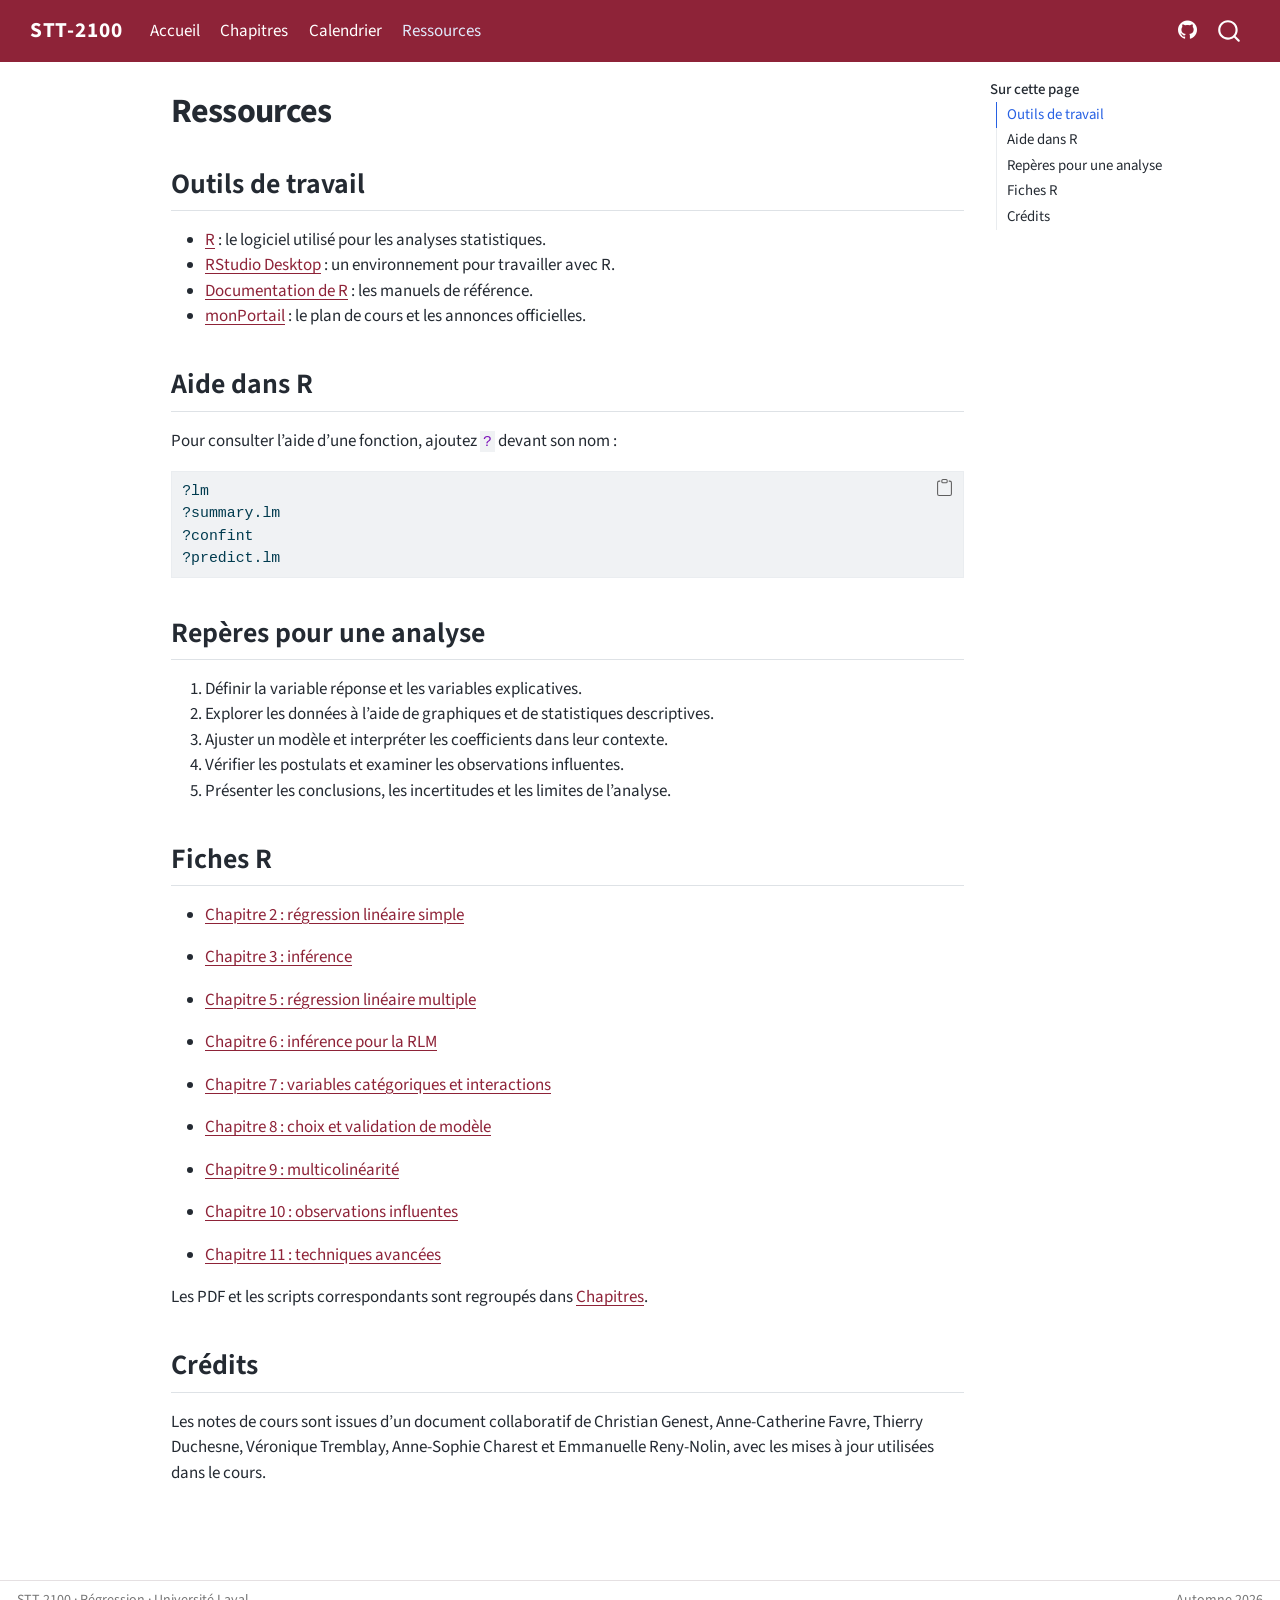
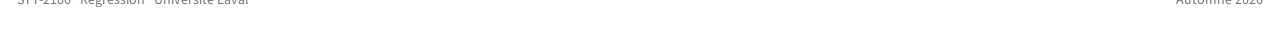
<file: ressources.html>
<!DOCTYPE html>
<html xmlns="http://www.w3.org/1999/xhtml" lang="fr" xml:lang="fr"><head>

<meta charset="utf-8">
<meta name="generator" content="quarto-1.9.37">

<meta name="viewport" content="width=device-width, initial-scale=1.0, user-scalable=yes">


<title>Ressources – STT-2100</title>
<style>
/* Default styles provided by pandoc.
** See https://pandoc.org/MANUAL.html#variables-for-html for config info.
*/
code{white-space: pre-wrap;}
span.smallcaps{font-variant: small-caps;}
div.columns{display: flex; gap: min(4vw, 1.5em);}
div.column{flex: auto; overflow-x: auto;}
div.hanging-indent{margin-left: 1.5em; text-indent: -1.5em;}
ul.task-list{list-style: none;}
ul.task-list li input[type="checkbox"] {
  width: 0.8em;
  margin: 0 0.8em 0.2em -1em; /* quarto-specific, see https://github.com/quarto-dev/quarto-cli/issues/4556 */ 
  vertical-align: middle;
}
/* CSS for syntax highlighting */
html { -webkit-text-size-adjust: 100%; }
pre > code.sourceCode { white-space: pre; position: relative; }
pre > code.sourceCode > span { display: inline-block; line-height: 1.25; }
pre > code.sourceCode > span:empty { height: 1.2em; }
.sourceCode { overflow: visible; }
code.sourceCode > span { color: inherit; text-decoration: inherit; }
div.sourceCode { margin: 1em 0; }
pre.sourceCode { margin: 0; }
@media screen {
div.sourceCode { overflow: auto; }
}
@media print {
pre > code.sourceCode { white-space: pre-wrap; }
pre > code.sourceCode > span { text-indent: -5em; padding-left: 5em; }
}
pre.numberSource code
  { counter-reset: source-line 0; }
pre.numberSource code > span
  { position: relative; left: -4em; counter-increment: source-line; }
pre.numberSource code > span > a:first-child::before
  { content: counter(source-line);
    position: relative; left: -1em; text-align: right; vertical-align: baseline;
    border: none; display: inline-block;
    -webkit-touch-callout: none; -webkit-user-select: none;
    -khtml-user-select: none; -moz-user-select: none;
    -ms-user-select: none; user-select: none;
    padding: 0 4px; width: 4em;
  }
pre.numberSource { margin-left: 3em;  padding-left: 4px; }
div.sourceCode
  {   }
@media screen {
pre > code.sourceCode > span > a:first-child::before { text-decoration: underline; }
}
</style>


<script src="site_libs/quarto-nav/quarto-nav.js"></script>
<script src="site_libs/quarto-nav/headroom.min.js"></script>
<script src="site_libs/clipboard/clipboard.min.js"></script>
<script src="site_libs/quarto-search/autocomplete.umd.js"></script>
<script src="site_libs/quarto-search/fuse.min.js"></script>
<script src="site_libs/quarto-search/quarto-search.js"></script>
<meta name="quarto:offset" content="./">
<link href="./favicon.svg" rel="icon" type="image/svg+xml">
<script src="site_libs/quarto-html/quarto.js" type="module"></script>
<script src="site_libs/quarto-html/tabsets/tabsets.js" type="module"></script>
<script src="site_libs/quarto-html/popper.min.js"></script>
<script src="site_libs/quarto-html/tippy.umd.min.js"></script>
<script src="site_libs/quarto-html/anchor.min.js"></script>
<link href="site_libs/quarto-html/tippy.css" rel="stylesheet">
<link href="site_libs/quarto-html/quarto-syntax-highlighting-7f8f88aac4f3542376d5c11b86a4c14d.css" rel="stylesheet" id="quarto-text-highlighting-styles">
<script src="site_libs/bootstrap/bootstrap.min.js"></script>
<link href="site_libs/bootstrap/bootstrap-icons.css" rel="stylesheet">
<link href="site_libs/bootstrap/bootstrap-804a9949d5e82edf046a8d35f1d146f7.min.css" rel="stylesheet" append-hash="true" id="quarto-bootstrap" data-mode="light">
<script id="quarto-search-options" type="application/json">{
  "location": "navbar",
  "copy-button": false,
  "collapse-after": 3,
  "panel-placement": "end",
  "type": "overlay",
  "limit": 50,
  "keyboard-shortcut": [
    "f",
    "/",
    "s"
  ],
  "language": {
    "search-no-results-text": "Pas de résultats",
    "search-matching-documents-text": "documents trouvés",
    "search-copy-link-title": "Copier le lien vers la recherche",
    "search-hide-matches-text": "Cacher les correspondances additionnelles",
    "search-more-match-text": "correspondance de plus dans ce document",
    "search-more-matches-text": "correspondances de plus dans ce document",
    "search-clear-button-title": "Effacer",
    "search-text-placeholder": "",
    "search-detached-cancel-button-title": "Annuler",
    "search-submit-button-title": "Envoyer",
    "search-label": "Recherche"
  }
}</script>
<style>html{ scroll-behavior: smooth; }</style>


<link rel="stylesheet" href="styles.css">
</head>

<body class="nav-fixed quarto-light">

<div id="quarto-search-results"></div>
  <header id="quarto-header" class="headroom fixed-top">
    <nav class="navbar navbar-expand-lg " data-bs-theme="dark">
      <div class="navbar-container container-fluid">
      <div class="navbar-brand-container mx-auto">
    <a class="navbar-brand" href="./index.html">
    <span class="navbar-title">STT-2100</span>
    </a>
  </div>
            <div id="quarto-search" class="" title="Recherche"></div>
          <button class="navbar-toggler" type="button" data-bs-toggle="collapse" data-bs-target="#navbarCollapse" aria-controls="navbarCollapse" role="menu" aria-expanded="false" aria-label="Basculer la navigation" onclick="if (window.quartoToggleHeadroom) { window.quartoToggleHeadroom(); }">
  <span class="navbar-toggler-icon"></span>
</button>
          <div class="collapse navbar-collapse" id="navbarCollapse">
            <ul class="navbar-nav navbar-nav-scroll me-auto">
  <li class="nav-item">
    <a class="nav-link" href="./index.html"> 
<span class="menu-text">Accueil</span></a>
  </li>  
  <li class="nav-item">
    <a class="nav-link" href="./cours.html"> 
<span class="menu-text">Chapitres</span></a>
  </li>  
  <li class="nav-item">
    <a class="nav-link" href="./calendrier.html"> 
<span class="menu-text">Calendrier</span></a>
  </li>  
  <li class="nav-item">
    <a class="nav-link active" href="./ressources.html" aria-current="page"> 
<span class="menu-text">Ressources</span></a>
  </li>  
</ul>
            <ul class="navbar-nav navbar-nav-scroll ms-auto">
  <li class="nav-item compact">
    <a class="nav-link" href="https://github.com/audreyannevallee/STT-2100"> <i class="bi bi-github" role="img" aria-label="Dépôt GitHub du cours">
</i> 
<span class="menu-text"></span></a>
  </li>  
</ul>
          </div> <!-- /navcollapse -->
            <div class="quarto-navbar-tools">
</div>
      </div> <!-- /container-fluid -->
    </nav>
</header>
<!-- content -->
<div id="quarto-content" class="quarto-container page-columns page-rows-contents page-layout-article page-navbar">
<!-- sidebar -->
<!-- margin-sidebar -->
    <div id="quarto-margin-sidebar" class="sidebar margin-sidebar">
        <nav id="TOC" role="doc-toc" class="toc-active">
    <h2 id="toc-title">Sur cette page</h2>
   
  <ul>
  <li><a href="#outils-de-travail" id="toc-outils-de-travail" class="nav-link active" data-scroll-target="#outils-de-travail">Outils de travail</a></li>
  <li><a href="#aide-dans-r" id="toc-aide-dans-r" class="nav-link" data-scroll-target="#aide-dans-r">Aide dans R</a></li>
  <li><a href="#repères-pour-une-analyse" id="toc-repères-pour-une-analyse" class="nav-link" data-scroll-target="#repères-pour-une-analyse">Repères pour une analyse</a></li>
  <li><a href="#fiches-r" id="toc-fiches-r" class="nav-link" data-scroll-target="#fiches-r">Fiches R</a></li>
  <li><a href="#crédits" id="toc-crédits" class="nav-link" data-scroll-target="#crédits">Crédits</a></li>
  </ul>
</nav>
    </div>
<!-- main -->
<main class="content" id="quarto-document-content">

<header id="title-block-header" class="quarto-title-block default">
<div class="quarto-title">
<h1 class="title">Ressources</h1>
</div>



<div class="quarto-title-meta">

    
  
    
  </div>
  


</header>


<section id="outils-de-travail" class="level2">
<h2 class="anchored" data-anchor-id="outils-de-travail">Outils de travail</h2>
<ul>
<li><a href="https://cran.r-project.org/">R</a> : le logiciel utilisé pour les analyses statistiques.</li>
<li><a href="https://posit.co/download/rstudio-desktop/">RStudio Desktop</a> : un environnement pour travailler avec R.</li>
<li><a href="https://cran.r-project.org/manuals.html">Documentation de R</a> : les manuels de référence.</li>
<li><a href="https://monportail.ulaval.ca/">monPortail</a> : le plan de cours et les annonces officielles.</li>
</ul>
</section>
<section id="aide-dans-r" class="level2">
<h2 class="anchored" data-anchor-id="aide-dans-r">Aide dans R</h2>
<p>Pour consulter l’aide d’une fonction, ajoutez <code>?</code> devant son nom :</p>
<div class="code-copy-outer-scaffold"><div class="sourceCode" id="cb1"><pre class="sourceCode r code-with-copy"><code class="sourceCode r"><span id="cb1-1"><a href="#cb1-1" aria-hidden="true" tabindex="-1"></a>?lm</span>
<span id="cb1-2"><a href="#cb1-2" aria-hidden="true" tabindex="-1"></a>?summary.lm</span>
<span id="cb1-3"><a href="#cb1-3" aria-hidden="true" tabindex="-1"></a>?confint</span>
<span id="cb1-4"><a href="#cb1-4" aria-hidden="true" tabindex="-1"></a>?predict.lm</span></code></pre></div><button title="Copier vers le presse-papier" class="code-copy-button"><i class="bi"></i></button></div>
</section>
<section id="repères-pour-une-analyse" class="level2">
<h2 class="anchored" data-anchor-id="repères-pour-une-analyse">Repères pour une analyse</h2>
<ol type="1">
<li>Définir la variable réponse et les variables explicatives.</li>
<li>Explorer les données à l’aide de graphiques et de statistiques descriptives.</li>
<li>Ajuster un modèle et interpréter les coefficients dans leur contexte.</li>
<li>Vérifier les postulats et examiner les observations influentes.</li>
<li>Présenter les conclusions, les incertitudes et les limites de l’analyse.</li>
</ol>
</section>
<section id="fiches-r" class="level2">
<h2 class="anchored" data-anchor-id="fiches-r">Fiches R</h2>
<ul>
<li><p><a href="documents/chapitre-02-fiche-r.pdf" target="_blank" rel="noopener">Chapitre 2 : régression linéaire simple</a></p></li>
<li><p><a href="documents/chapitre-03-fiche-r.pdf" target="_blank" rel="noopener">Chapitre 3 : inférence</a></p></li>
<li><p><a href="documents/chapitre-05-fiche-r.pdf" target="_blank" rel="noopener">Chapitre 5 : régression linéaire multiple</a></p></li>
<li><p><a href="documents/chapitre-06-fiche-r.pdf" target="_blank" rel="noopener">Chapitre 6 : inférence pour la RLM</a></p></li>
<li><p><a href="documents/chapitre-07-fiche-r.pdf" target="_blank" rel="noopener">Chapitre 7 : variables catégoriques et interactions</a></p></li>
<li><p><a href="documents/chapitre-08-fiche-r.pdf" target="_blank" rel="noopener">Chapitre 8 : choix et validation de modèle</a></p></li>
<li><p><a href="documents/chapitre-09-fiche-r.pdf" target="_blank" rel="noopener">Chapitre 9 : multicolinéarité</a></p></li>
<li><p><a href="documents/chapitre-10-fiche-r.pdf" target="_blank" rel="noopener">Chapitre 10 : observations influentes</a></p></li>
<li><p><a href="documents/chapitre-11-fiche-r.pdf" target="_blank" rel="noopener">Chapitre 11 : techniques avancées</a></p></li>
</ul>
<p>Les PDF et les scripts correspondants sont regroupés dans <a href="./cours.html">Chapitres</a>.</p>
</section>
<section id="crédits" class="level2">
<h2 class="anchored" data-anchor-id="crédits">Crédits</h2>
<p>Les notes de cours sont issues d’un document collaboratif de Christian Genest, Anne-Catherine Favre, Thierry Duchesne, Véronique Tremblay, Anne-Sophie Charest et Emmanuelle Reny-Nolin, avec les mises à jour utilisées dans le cours.</p>


</section>

</main> <!-- /main -->
<script id="quarto-html-after-body" type="application/javascript">
  window.document.addEventListener("DOMContentLoaded", function (event) {
    const icon = "";
    const anchorJS = new window.AnchorJS();
    anchorJS.options = {
      placement: 'right',
      icon: icon
    };
    anchorJS.add('.anchored');
    const isCodeAnnotation = (el) => {
      for (const clz of el.classList) {
        if (clz.startsWith('code-annotation-')) {                     
          return true;
        }
      }
      return false;
    }
    const onCopySuccess = function(e) {
      // button target
      const button = e.trigger;
      // don't keep focus
      button.blur();
      // flash "checked"
      button.classList.add('code-copy-button-checked');
      var currentTitle = button.getAttribute("title");
      button.setAttribute("title", "Copié");
      let tooltip;
      if (window.bootstrap) {
        button.setAttribute("data-bs-toggle", "tooltip");
        button.setAttribute("data-bs-placement", "left");
        button.setAttribute("data-bs-title", "Copié");
        tooltip = new bootstrap.Tooltip(button, 
          { trigger: "manual", 
            customClass: "code-copy-button-tooltip",
            offset: [0, -8]});
        tooltip.show();    
      }
      setTimeout(function() {
        if (tooltip) {
          tooltip.hide();
          button.removeAttribute("data-bs-title");
          button.removeAttribute("data-bs-toggle");
          button.removeAttribute("data-bs-placement");
        }
        button.setAttribute("title", currentTitle);
        button.classList.remove('code-copy-button-checked');
      }, 1000);
      // clear code selection
      e.clearSelection();
    }
    const getTextToCopy = function(trigger) {
      const outerScaffold = trigger.parentElement.cloneNode(true);
      const codeEl = outerScaffold.querySelector('code');
      for (const childEl of codeEl.children) {
        if (isCodeAnnotation(childEl)) {
          childEl.remove();
        }
      }
      return codeEl.innerText;
    }
    const clipboard = new window.ClipboardJS('.code-copy-button:not([data-in-quarto-modal])', {
      text: getTextToCopy
    });
    clipboard.on('success', onCopySuccess);
    if (window.document.getElementById('quarto-embedded-source-code-modal')) {
      const clipboardModal = new window.ClipboardJS('.code-copy-button[data-in-quarto-modal]', {
        text: getTextToCopy,
        container: window.document.getElementById('quarto-embedded-source-code-modal')
      });
      clipboardModal.on('success', onCopySuccess);
    }
      var localhostRegex = new RegExp(/^(?:http|https):\/\/localhost\:?[0-9]*\//);
      var mailtoRegex = new RegExp(/^mailto:/);
        var filterRegex = new RegExp("https:\/\/audreyannevallee\.github\.io\/STT-2100\/");
      var isInternal = (href) => {
          return filterRegex.test(href) || localhostRegex.test(href) || mailtoRegex.test(href);
      }
      // Inspect non-navigation links and adorn them if external
     var links = window.document.querySelectorAll('a[href]:not(.nav-link):not(.navbar-brand):not(.toc-action):not(.sidebar-link):not(.sidebar-item-toggle):not(.pagination-link):not(.no-external):not([aria-hidden]):not(.dropdown-item):not(.quarto-navigation-tool):not(.about-link)');
      for (var i=0; i<links.length; i++) {
        const link = links[i];
        if (!isInternal(link.href)) {
          // undo the damage that might have been done by quarto-nav.js in the case of
          // links that we want to consider external
          if (link.dataset.originalHref !== undefined) {
            link.href = link.dataset.originalHref;
          }
            // target, if specified
            link.setAttribute("target", "_blank");
            if (link.getAttribute("rel") === null) {
              link.setAttribute("rel", "noopener");
            }
        }
      }
    function tippyHover(el, contentFn, onTriggerFn, onUntriggerFn) {
      const config = {
        allowHTML: true,
        maxWidth: 500,
        delay: 100,
        arrow: false,
        appendTo: function(el) {
            return el.parentElement;
        },
        interactive: true,
        interactiveBorder: 10,
        theme: 'quarto',
        placement: 'bottom-start',
      };
      if (contentFn) {
        config.content = contentFn;
      }
      if (onTriggerFn) {
        config.onTrigger = onTriggerFn;
      }
      if (onUntriggerFn) {
        config.onUntrigger = onUntriggerFn;
      }
      window.tippy(el, config); 
    }
    const noterefs = window.document.querySelectorAll('a[role="doc-noteref"]');
    for (var i=0; i<noterefs.length; i++) {
      const ref = noterefs[i];
      tippyHover(ref, function() {
        // use id or data attribute instead here
        let href = ref.getAttribute('data-footnote-href') || ref.getAttribute('href');
        try { href = new URL(href).hash; } catch {}
        const id = href.replace(/^#\/?/, "");
        const note = window.document.getElementById(id);
        if (note) {
          return note.innerHTML;
        } else {
          return "";
        }
      });
    }
    const xrefs = window.document.querySelectorAll('a.quarto-xref');
    const processXRef = (id, note) => {
      // Strip column container classes
      const stripColumnClz = (el) => {
        el.classList.remove("page-full", "page-columns");
        if (el.children) {
          for (const child of el.children) {
            stripColumnClz(child);
          }
        }
      }
      stripColumnClz(note)
      if (id === null || id.startsWith('sec-')) {
        // Special case sections, only their first couple elements
        const container = document.createElement("div");
        if (note.children && note.children.length > 2) {
          container.appendChild(note.children[0].cloneNode(true));
          for (let i = 1; i < note.children.length; i++) {
            const child = note.children[i];
            if (child.tagName === "P" && child.innerText === "") {
              continue;
            } else {
              container.appendChild(child.cloneNode(true));
              break;
            }
          }
          if (window.Quarto?.typesetMath) {
            window.Quarto.typesetMath(container);
          }
          return container.innerHTML
        } else {
          if (window.Quarto?.typesetMath) {
            window.Quarto.typesetMath(note);
          }
          return note.innerHTML;
        }
      } else {
        // Remove any anchor links if they are present
        const anchorLink = note.querySelector('a.anchorjs-link');
        if (anchorLink) {
          anchorLink.remove();
        }
        if (window.Quarto?.typesetMath) {
          window.Quarto.typesetMath(note);
        }
        if (note.classList.contains("callout")) {
          return note.outerHTML;
        } else {
          return note.innerHTML;
        }
      }
    }
    for (var i=0; i<xrefs.length; i++) {
      const xref = xrefs[i];
      tippyHover(xref, undefined, function(instance) {
        instance.disable();
        let url = xref.getAttribute('href');
        let hash = undefined; 
        if (url.startsWith('#')) {
          hash = url;
        } else {
          try { hash = new URL(url).hash; } catch {}
        }
        if (hash) {
          const id = hash.replace(/^#\/?/, "");
          const note = window.document.getElementById(id);
          if (note !== null) {
            try {
              const html = processXRef(id, note.cloneNode(true));
              instance.setContent(html);
            } finally {
              instance.enable();
              instance.show();
            }
          } else {
            // See if we can fetch this
            fetch(url.split('#')[0])
            .then(res => res.text())
            .then(html => {
              const parser = new DOMParser();
              const htmlDoc = parser.parseFromString(html, "text/html");
              const note = htmlDoc.getElementById(id);
              if (note !== null) {
                const html = processXRef(id, note);
                instance.setContent(html);
              } 
            }).finally(() => {
              instance.enable();
              instance.show();
            });
          }
        } else {
          // See if we can fetch a full url (with no hash to target)
          // This is a special case and we should probably do some content thinning / targeting
          fetch(url)
          .then(res => res.text())
          .then(html => {
            const parser = new DOMParser();
            const htmlDoc = parser.parseFromString(html, "text/html");
            const note = htmlDoc.querySelector('main.content');
            if (note !== null) {
              // This should only happen for chapter cross references
              // (since there is no id in the URL)
              // remove the first header
              if (note.children.length > 0 && note.children[0].tagName === "HEADER") {
                note.children[0].remove();
              }
              const html = processXRef(null, note);
              instance.setContent(html);
            } 
          }).finally(() => {
            instance.enable();
            instance.show();
          });
        }
      }, function(instance) {
      });
    }
        let selectedAnnoteEl;
        const selectorForAnnotation = ( cell, annotation) => {
          let cellAttr = 'data-code-cell="' + cell + '"';
          let lineAttr = 'data-code-annotation="' +  annotation + '"';
          const selector = 'span[' + cellAttr + '][' + lineAttr + ']';
          return selector;
        }
        const selectCodeLines = (annoteEl) => {
          const doc = window.document;
          const targetCell = annoteEl.getAttribute("data-target-cell");
          const targetAnnotation = annoteEl.getAttribute("data-target-annotation");
          const annoteSpan = window.document.querySelector(selectorForAnnotation(targetCell, targetAnnotation));
          const lines = annoteSpan.getAttribute("data-code-lines").split(",");
          const lineIds = lines.map((line) => {
            return targetCell + "-" + line;
          })
          let top = null;
          let height = null;
          let parent = null;
          if (lineIds.length > 0) {
              //compute the position of the single el (top and bottom and make a div)
              const el = window.document.getElementById(lineIds[0]);
              top = el.offsetTop;
              height = el.offsetHeight;
              parent = el.parentElement.parentElement;
            if (lineIds.length > 1) {
              const lastEl = window.document.getElementById(lineIds[lineIds.length - 1]);
              const bottom = lastEl.offsetTop + lastEl.offsetHeight;
              height = bottom - top;
            }
            if (top !== null && height !== null && parent !== null) {
              // cook up a div (if necessary) and position it 
              let div = window.document.getElementById("code-annotation-line-highlight");
              if (div === null) {
                div = window.document.createElement("div");
                div.setAttribute("id", "code-annotation-line-highlight");
                div.style.position = 'absolute';
                parent.appendChild(div);
              }
              div.style.top = top - 2 + "px";
              div.style.height = height + 4 + "px";
              div.style.left = 0;
              let gutterDiv = window.document.getElementById("code-annotation-line-highlight-gutter");
              if (gutterDiv === null) {
                gutterDiv = window.document.createElement("div");
                gutterDiv.setAttribute("id", "code-annotation-line-highlight-gutter");
                gutterDiv.style.position = 'absolute';
                const codeCell = window.document.getElementById(targetCell);
                const gutter = codeCell.querySelector('.code-annotation-gutter');
                gutter.appendChild(gutterDiv);
              }
              gutterDiv.style.top = top - 2 + "px";
              gutterDiv.style.height = height + 4 + "px";
            }
            selectedAnnoteEl = annoteEl;
          }
        };
        const unselectCodeLines = () => {
          const elementsIds = ["code-annotation-line-highlight", "code-annotation-line-highlight-gutter"];
          elementsIds.forEach((elId) => {
            const div = window.document.getElementById(elId);
            if (div) {
              div.remove();
            }
          });
          selectedAnnoteEl = undefined;
        };
          // Handle positioning of the toggle
      window.addEventListener(
        "resize",
        throttle(() => {
          elRect = undefined;
          if (selectedAnnoteEl) {
            selectCodeLines(selectedAnnoteEl);
          }
        }, 10)
      );
      function throttle(fn, ms) {
      let throttle = false;
      let timer;
        return (...args) => {
          if(!throttle) { // first call gets through
              fn.apply(this, args);
              throttle = true;
          } else { // all the others get throttled
              if(timer) clearTimeout(timer); // cancel #2
              timer = setTimeout(() => {
                fn.apply(this, args);
                timer = throttle = false;
              }, ms);
          }
        };
      }
        // Attach click handler to the DT
        const annoteDls = window.document.querySelectorAll('dt[data-target-cell]');
        for (const annoteDlNode of annoteDls) {
          annoteDlNode.addEventListener('click', (event) => {
            const clickedEl = event.target;
            if (clickedEl !== selectedAnnoteEl) {
              unselectCodeLines();
              const activeEl = window.document.querySelector('dt[data-target-cell].code-annotation-active');
              if (activeEl) {
                activeEl.classList.remove('code-annotation-active');
              }
              selectCodeLines(clickedEl);
              clickedEl.classList.add('code-annotation-active');
            } else {
              // Unselect the line
              unselectCodeLines();
              clickedEl.classList.remove('code-annotation-active');
            }
          });
        }
    const findCites = (el) => {
      const parentEl = el.parentElement;
      if (parentEl) {
        const cites = parentEl.dataset.cites;
        if (cites) {
          return {
            el,
            cites: cites.split(' ')
          };
        } else {
          return findCites(el.parentElement)
        }
      } else {
        return undefined;
      }
    };
    var bibliorefs = window.document.querySelectorAll('a[role="doc-biblioref"]');
    for (var i=0; i<bibliorefs.length; i++) {
      const ref = bibliorefs[i];
      const citeInfo = findCites(ref);
      if (citeInfo) {
        tippyHover(citeInfo.el, function() {
          var popup = window.document.createElement('div');
          citeInfo.cites.forEach(function(cite) {
            var citeDiv = window.document.createElement('div');
            citeDiv.classList.add('hanging-indent');
            citeDiv.classList.add('csl-entry');
            var biblioDiv = window.document.getElementById('ref-' + cite);
            if (biblioDiv) {
              citeDiv.innerHTML = biblioDiv.innerHTML;
            }
            popup.appendChild(citeDiv);
          });
          return popup.innerHTML;
        });
      }
    }
  });
  </script>
</div> <!-- /content -->
<footer class="footer">
  <div class="nav-footer">
    <div class="nav-footer-left">
<p>STT-2100 · Régression · Université Laval</p>
</div>   
    <div class="nav-footer-center">
      &nbsp;
    </div>
    <div class="nav-footer-right">
<p>Automne 2026</p>
</div>
  </div>
</footer>




<script src="site_libs/quarto-html/zenscroll-min.js"></script>
</body></html>
</file>
<file: site_libs/quarto-html/tippy.css>
.tippy-box[data-animation=fade][data-state=hidden]{opacity:0}[data-tippy-root]{max-width:calc(100vw - 10px)}.tippy-box{position:relative;background-color:#333;color:#fff;border-radius:4px;font-size:14px;line-height:1.4;white-space:normal;outline:0;transition-property:transform,visibility,opacity}.tippy-box[data-placement^=top]>.tippy-arrow{bottom:0}.tippy-box[data-placement^=top]>.tippy-arrow:before{bottom:-7px;left:0;border-width:8px 8px 0;border-top-color:initial;transform-origin:center top}.tippy-box[data-placement^=bottom]>.tippy-arrow{top:0}.tippy-box[data-placement^=bottom]>.tippy-arrow:before{top:-7px;left:0;border-width:0 8px 8px;border-bottom-color:initial;transform-origin:center bottom}.tippy-box[data-placement^=left]>.tippy-arrow{right:0}.tippy-box[data-placement^=left]>.tippy-arrow:before{border-width:8px 0 8px 8px;border-left-color:initial;right:-7px;transform-origin:center left}.tippy-box[data-placement^=right]>.tippy-arrow{left:0}.tippy-box[data-placement^=right]>.tippy-arrow:before{left:-7px;border-width:8px 8px 8px 0;border-right-color:initial;transform-origin:center right}.tippy-box[data-inertia][data-state=visible]{transition-timing-function:cubic-bezier(.54,1.5,.38,1.11)}.tippy-arrow{width:16px;height:16px;color:#333}.tippy-arrow:before{content:"";position:absolute;border-color:transparent;border-style:solid}.tippy-content{position:relative;padding:5px 9px;z-index:1}
</file>
<file: site_libs/quarto-html/quarto-syntax-highlighting-7f8f88aac4f3542376d5c11b86a4c14d.css>
/* quarto syntax highlight colors */
:root {
  --quarto-hl-ot-color: #003B4F;
  --quarto-hl-at-color: #657422;
  --quarto-hl-ss-color: #20794D;
  --quarto-hl-an-color: #5E5E5E;
  --quarto-hl-fu-color: #4758AB;
  --quarto-hl-st-color: #20794D;
  --quarto-hl-cf-color: #003B4F;
  --quarto-hl-op-color: #5E5E5E;
  --quarto-hl-er-color: #AD0000;
  --quarto-hl-bn-color: #AD0000;
  --quarto-hl-al-color: #AD0000;
  --quarto-hl-va-color: #111111;
  --quarto-hl-bu-color: inherit;
  --quarto-hl-ex-color: inherit;
  --quarto-hl-pp-color: #AD0000;
  --quarto-hl-in-color: #5E5E5E;
  --quarto-hl-vs-color: #20794D;
  --quarto-hl-wa-color: #5E5E5E;
  --quarto-hl-do-color: #5E5E5E;
  --quarto-hl-im-color: #00769E;
  --quarto-hl-ch-color: #20794D;
  --quarto-hl-dt-color: #AD0000;
  --quarto-hl-fl-color: #AD0000;
  --quarto-hl-co-color: #5E5E5E;
  --quarto-hl-cv-color: #5E5E5E;
  --quarto-hl-cn-color: #8f5902;
  --quarto-hl-sc-color: #5E5E5E;
  --quarto-hl-dv-color: #AD0000;
  --quarto-hl-kw-color: #003B4F;
}

/* other quarto variables */
:root {
  --quarto-font-monospace: SFMono-Regular, Menlo, Monaco, Consolas, "Liberation Mono", "Courier New", monospace;
}

/* syntax highlight based on Pandoc's rules */
pre > code.sourceCode > span {
  color: #003B4F;
}

code.sourceCode > span {
  color: #003B4F;
}

div.sourceCode,
div.sourceCode pre.sourceCode {
  color: #003B4F;
}

/* Normal */
code span {
  color: #003B4F;
}

/* Alert */
code span.al {
  color: #AD0000;
  font-style: inherit;
}

/* Annotation */
code span.an {
  color: #5E5E5E;
  font-style: inherit;
}

/* Attribute */
code span.at {
  color: #657422;
  font-style: inherit;
}

/* BaseN */
code span.bn {
  color: #AD0000;
  font-style: inherit;
}

/* BuiltIn */
code span.bu {
  font-style: inherit;
}

/* ControlFlow */
code span.cf {
  color: #003B4F;
  font-weight: bold;
  font-style: inherit;
}

/* Char */
code span.ch {
  color: #20794D;
  font-style: inherit;
}

/* Constant */
code span.cn {
  color: #8f5902;
  font-style: inherit;
}

/* Comment */
code span.co {
  color: #5E5E5E;
  font-style: inherit;
}

/* CommentVar */
code span.cv {
  color: #5E5E5E;
  font-style: italic;
}

/* Documentation */
code span.do {
  color: #5E5E5E;
  font-style: italic;
}

/* DataType */
code span.dt {
  color: #AD0000;
  font-style: inherit;
}

/* DecVal */
code span.dv {
  color: #AD0000;
  font-style: inherit;
}

/* Error */
code span.er {
  color: #AD0000;
  font-style: inherit;
}

/* Extension */
code span.ex {
  font-style: inherit;
}

/* Float */
code span.fl {
  color: #AD0000;
  font-style: inherit;
}

/* Function */
code span.fu {
  color: #4758AB;
  font-style: inherit;
}

/* Import */
code span.im {
  color: #00769E;
  font-style: inherit;
}

/* Information */
code span.in {
  color: #5E5E5E;
  font-style: inherit;
}

/* Keyword */
code span.kw {
  color: #003B4F;
  font-weight: bold;
  font-style: inherit;
}

/* Operator */
code span.op {
  color: #5E5E5E;
  font-style: inherit;
}

/* Other */
code span.ot {
  color: #003B4F;
  font-style: inherit;
}

/* Preprocessor */
code span.pp {
  color: #AD0000;
  font-style: inherit;
}

/* SpecialChar */
code span.sc {
  color: #5E5E5E;
  font-style: inherit;
}

/* SpecialString */
code span.ss {
  color: #20794D;
  font-style: inherit;
}

/* String */
code span.st {
  color: #20794D;
  font-style: inherit;
}

/* Variable */
code span.va {
  color: #111111;
  font-style: inherit;
}

/* VerbatimString */
code span.vs {
  color: #20794D;
  font-style: inherit;
}

/* Warning */
code span.wa {
  color: #5E5E5E;
  font-style: italic;
}

.prevent-inlining {
  content: "</";
}

/*# sourceMappingURL=789ad8cd35626ba772517505b42a116e.css.map */
</file>
<file: styles.css>
:root {
  --course-accent: #8e2338;
  --course-ink: #242a32;
}

body { color: var(--course-ink); }
#quarto-content { max-width: 1180px; margin-inline: auto; }
#title-block-header { margin-bottom: 2rem; }
#title-block-header .title { font-weight: 700; letter-spacing: -.025em; }
#title-block-header .subtitle { color: #626b75; }
h2 { margin-top: 2.2rem; font-weight: 650; }
a { color: var(--course-accent); text-underline-offset: .15em; }
a:hover { color: #601327; }
.navbar-brand { font-weight: 700; letter-spacing: .04em; }
.navbar a, .navbar a:hover { color: white; }
.course-links { display: grid; grid-template-columns: repeat(3, 1fr); gap: 1.25rem; margin: 1.4rem 0 2rem; }
.course-link { border-top: 3px solid var(--course-accent); padding: .8rem 1rem .2rem; background: #f8f5f5; }
.course-link h3 { font-size: 1.2rem; margin-top: .25rem; }
.course-link p { font-size: .96rem; }
.btn-primary { background: var(--course-accent); border-color: var(--course-accent); }
.btn-primary:hover { background: #601327; border-color: #601327; }
.btn-outline-primary { color: var(--course-accent); border-color: var(--course-accent); }
.btn-outline-primary:hover { color: white; background: var(--course-accent); border-color: var(--course-accent); }
.btn { margin: .3rem .35rem .3rem 0; }
.table { font-size: .96rem; }
.table th { background: #f5f2f3; }
.nav-footer { border-top: 1px solid #e5e0e2; }
:focus-visible { outline: 3px solid #a85d16; outline-offset: 3px; }
@media (max-width: 767px) {
  .course-links { grid-template-columns: 1fr; gap: .7rem; }
  .table { font-size: .88rem; }
  #title-block-header .title { font-size: 2rem; }
}
</file>
